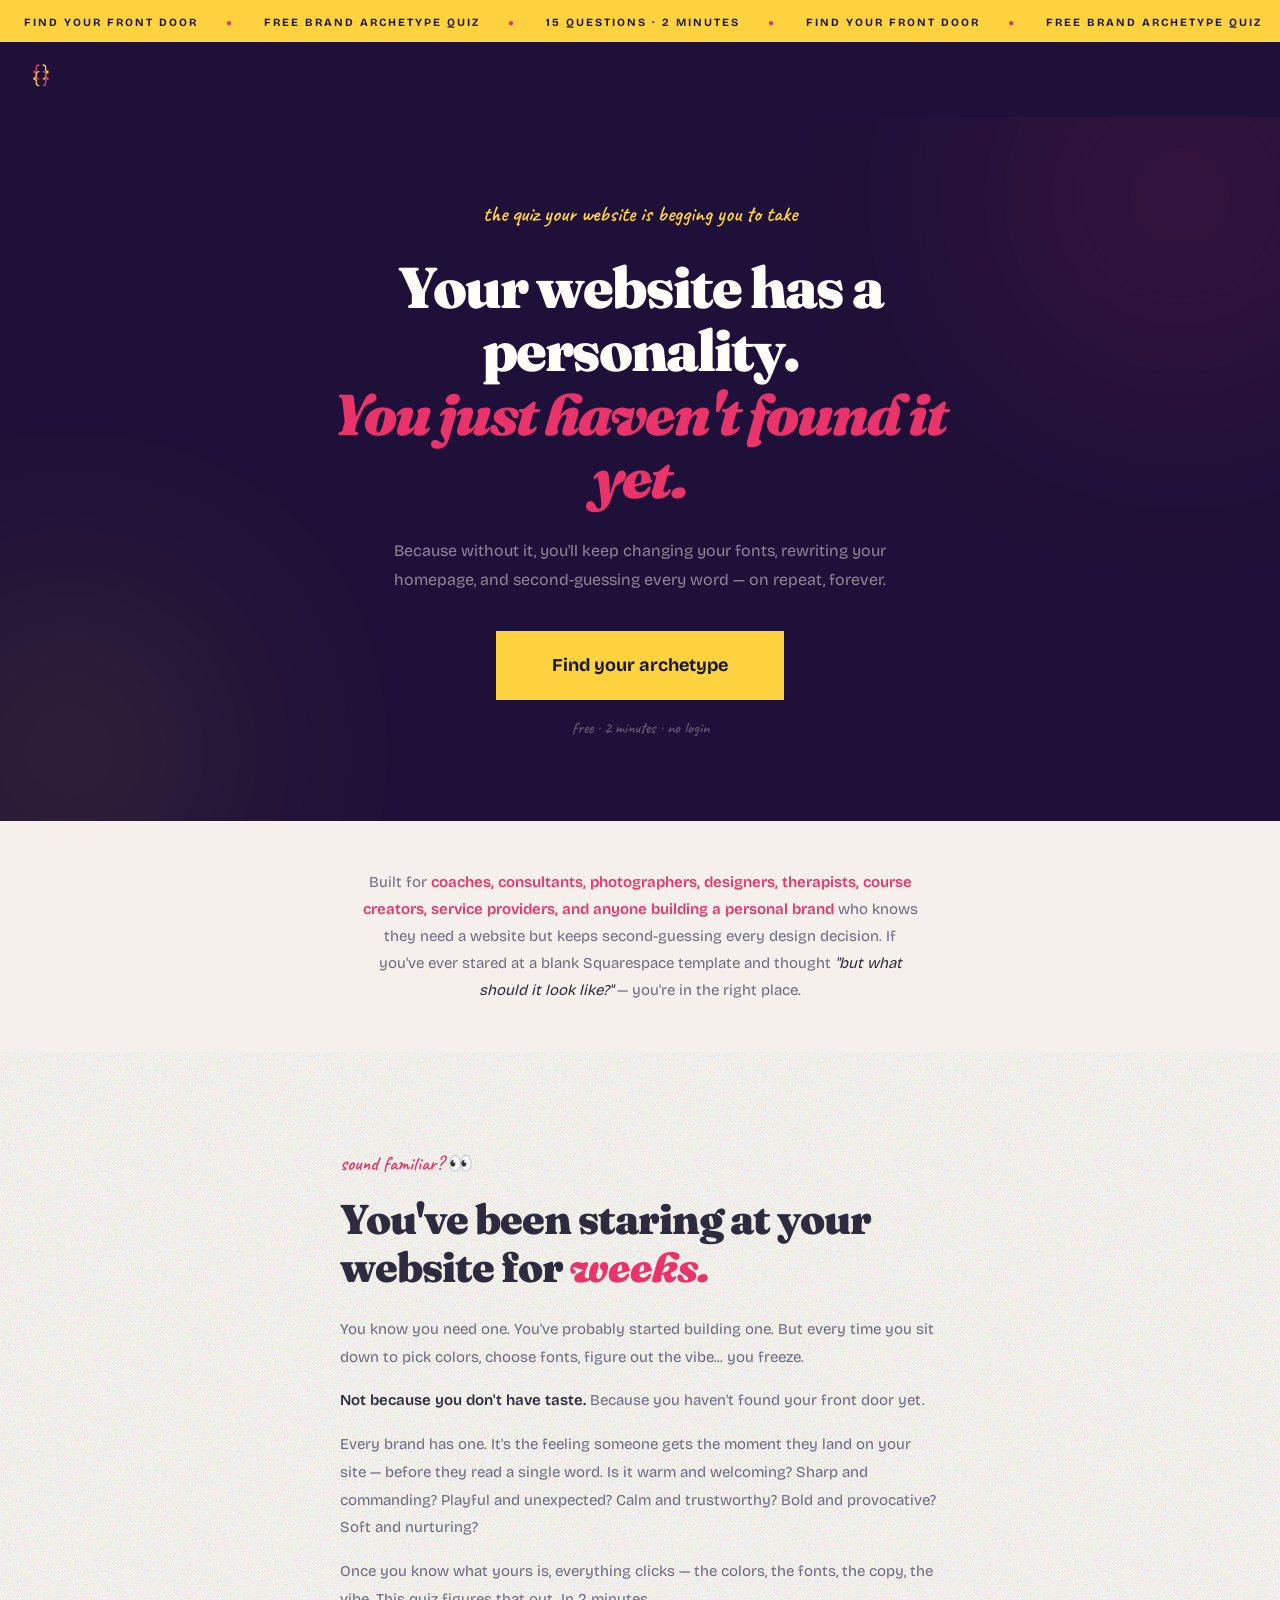
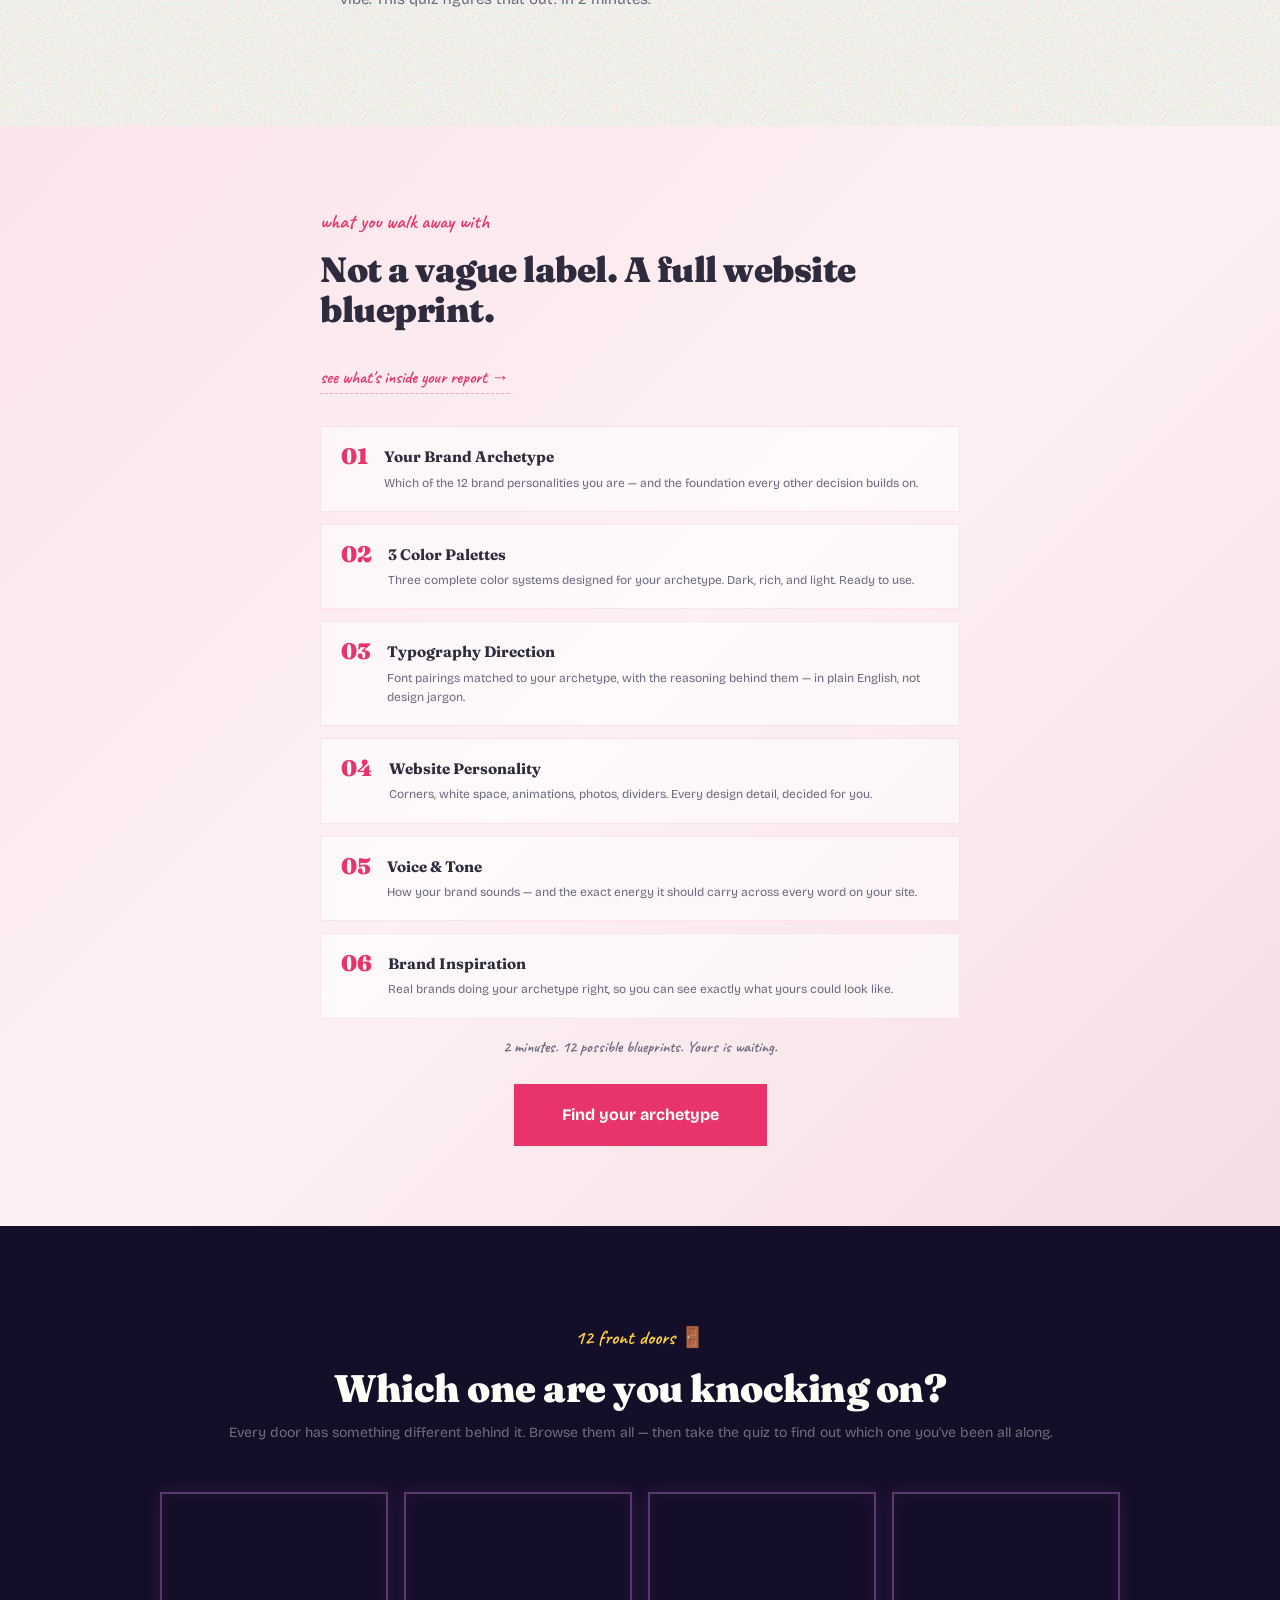
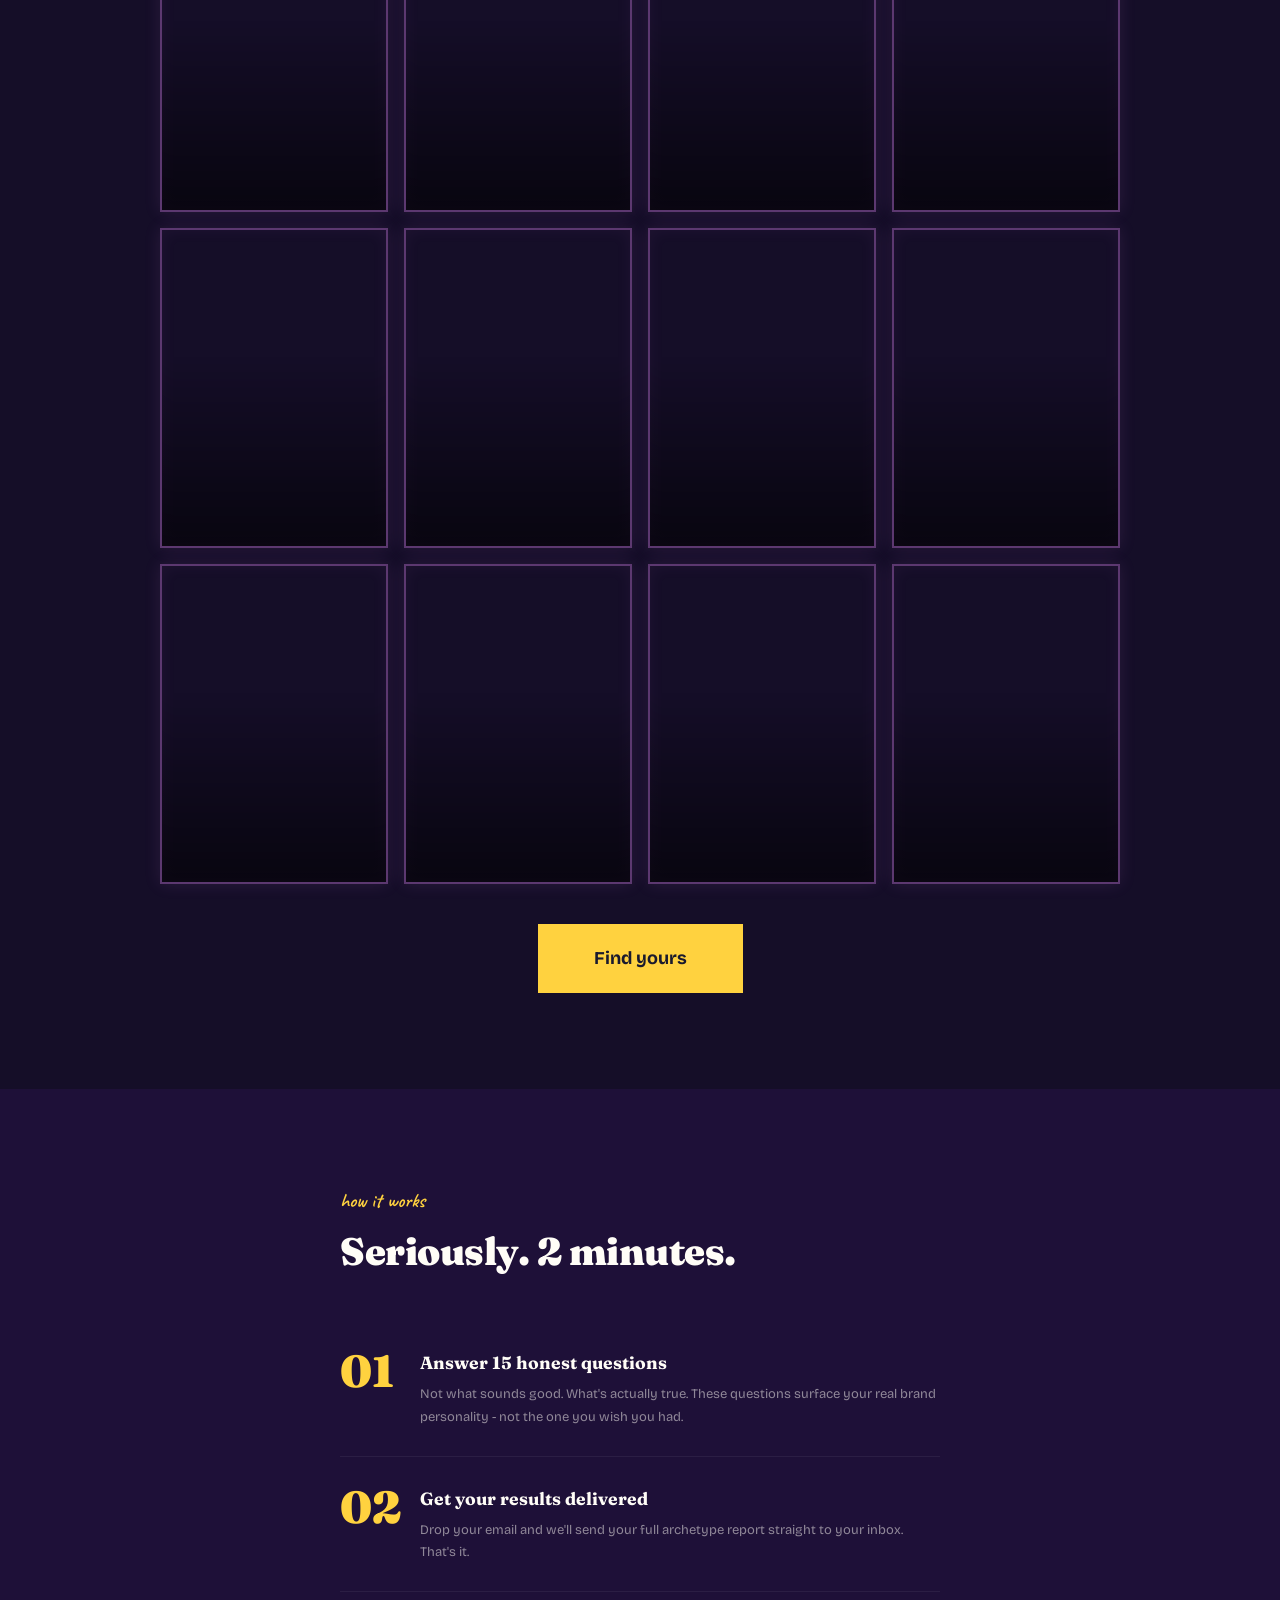
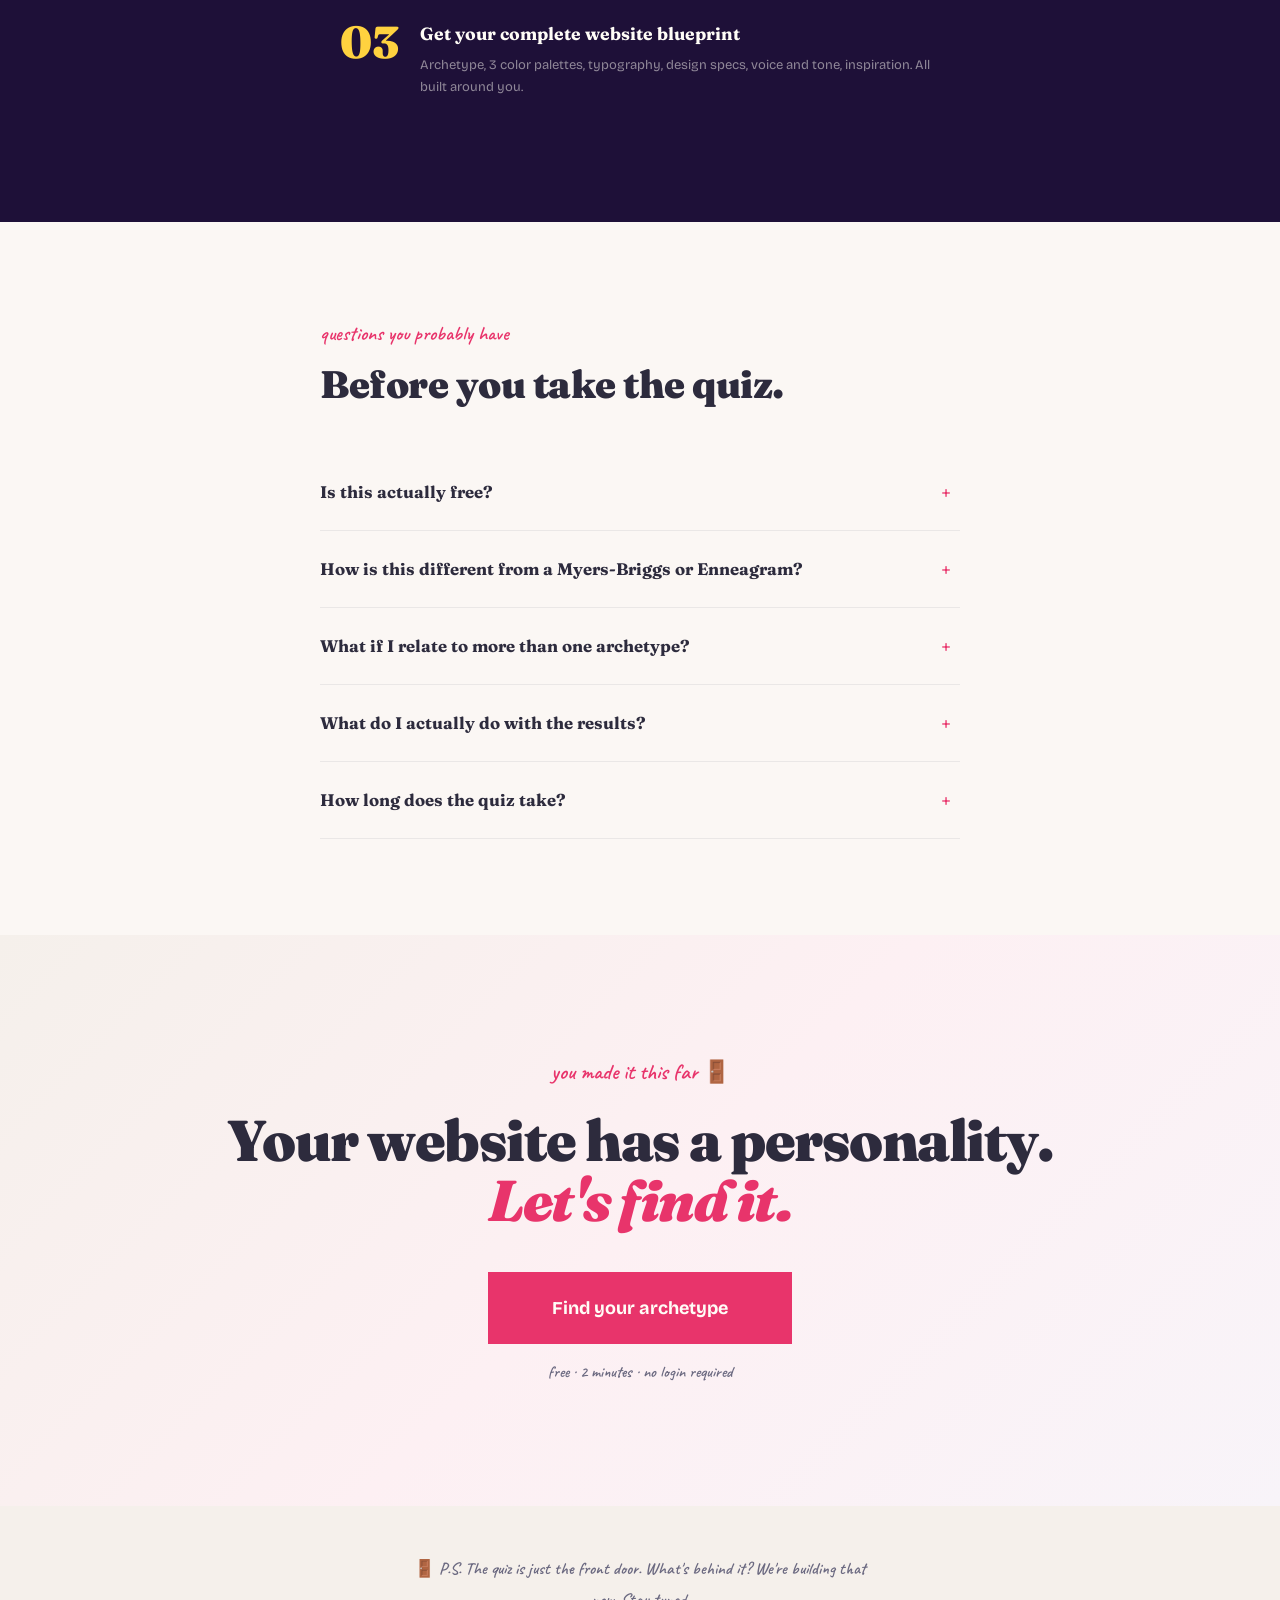
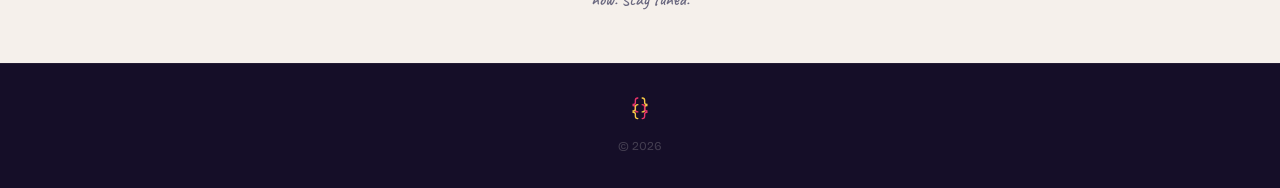
<file: index.html>
<!DOCTYPE html>
<html lang="en">
<head>
  <meta charset="UTF-8">
  <meta name="viewport" content="width=device-width, initial-scale=1.0">
  <title>What's Your Brand Archetype? | Free Brand Archetype Quiz</title>
  <meta name="description" content="Take the free 15-question brand archetype quiz. Discover your design system, color palettes, typography, and website personality in under 2 minutes.">
  <link rel="stylesheet" href="shared.css">
  <style>
    body { background: #1E1038; color: #FFFDF7; font-family: var(--font-sans); overflow-x: hidden; }

    /* Top ticker banner */
    .top-ticker {
      background: #FFD23F; overflow: hidden; white-space: nowrap; padding: 8px 0;
    }
    .top-ticker-inner { display: inline-block; animation: tickerScroll 30s linear infinite; }
    .top-ticker-item {
      display: inline-block; font-family: var(--font-sans); font-weight: 700;
      font-size: 11px; letter-spacing: 2px; text-transform: uppercase;
      color: #1a1a2e; padding: 0 24px;
    }
    .top-ticker-dot { color: #E8346B; padding: 0 4px; font-size: 10px; }
    @keyframes tickerScroll { 0% { transform:translateX(0); } 100% { transform:translateX(-50%); } }

    /* Nav */
    .nav {
      padding: 20px 32px;
      display: flex; align-items: center; justify-content: space-between;
      position: relative; z-index: 10;
    }
    .nav-logo { font-family: var(--font-serif); font-weight: 900; font-size: 22px; color: #FFFDF7; text-decoration: none; }
    .nav-logo span { color: #E8346B; }

    /* Hero — JK split layout */
    .hero {
      padding: 80px 32px 20px;
      position: relative; overflow: hidden;
      background: #1E1038;
    }
    .hero-glow {
      position: absolute; border-radius: 50%; filter: blur(120px); pointer-events: none; opacity: 0.12;
    }
    .hero-split {
      max-width: 680px; margin: 0 auto; position: relative; z-index: 2;
    }
    .hero-text { text-align: center; padding-bottom: 60px; }
    .hero-eyebrow {
      font-family: var(--font-hand); font-size: 22px; font-weight: 600;
      color: #FFD23F; margin-bottom: 24px; display: block;
    }
    .hero-headline {
      font-family: var(--font-serif); font-weight: 900; font-size: clamp(2.4rem, 6vw, 3.6rem);
      color: #FFFDF7; line-height: 1.1; letter-spacing: -2px; margin-bottom: 28px;
    }
    .hero-headline em { font-style: italic; color: #E8346B; }
    .hero-headline .strike {
      text-decoration: line-through;
      text-decoration-color: rgba(255,210,63,0.6);
      text-decoration-thickness: 3px;
      color: rgba(255,253,247,0.5);
    }
    .hero-sub {
      font-size: 16px; color: rgba(255,253,247,0.5); line-height: 1.8;
      max-width: 520px; margin: 0 auto 36px;
    }
    .hero-cta {
      display: inline-block; padding: 20px 56px;
      background: #FFD23F; color: #1a1a2e;
      font-family: var(--font-sans); font-size: 18px; font-weight: 700;
      text-decoration: none; border: none; cursor: pointer;
      transition: all 0.25s cubic-bezier(0.34,1.56,0.64,1);
    }
    .hero-cta:hover { transform: translateY(-4px) rotate(1deg) scale(1.04); box-shadow: 0 16px 40px rgba(255,210,63,0.3); }
    .hero-note { font-family: var(--font-hand); font-size: 16px; font-weight: 600; color: rgba(255,253,247,0.3); margin-top: 16px; }
    .hero-photo {
      position: relative; min-height: 480px;
      background-size: cover; background-position: center;
      background-repeat: no-repeat;
      mask-image: linear-gradient(to left, black 50%, transparent 100%),
                  linear-gradient(to top, transparent 0%, black 15%);
      mask-composite: intersect;
      -webkit-mask-image: linear-gradient(to left, black 50%, transparent 100%),
                          linear-gradient(to top, transparent 0%, black 15%);
      -webkit-mask-composite: source-in;
    }


    /* Who this is for */
    .for-section {
      background: #F5F0EB; padding: 48px 32px; text-align: center;
    }
    .for-text {
      max-width: 560px; margin: 0 auto;
      font-size: 15px; color: #6B6980; line-height: 1.8;
    }
    .for-text strong { color: #E8346B; font-weight: 600; }
    .for-text em { color: #2D2B3D; }

    /* Story section */
    .story-section {
      background: #FFFDF7; padding: 96px 32px;
      position: relative;
    }
    .story-section::before {
      content: ''; position: absolute; inset: 0; opacity: 0.45; pointer-events: none;
      background-image: url("data:image/svg+xml,%3Csvg viewBox='0 0 256 256' xmlns='http://www.w3.org/2000/svg'%3E%3Cfilter id='n'%3E%3CfeTurbulence type='fractalNoise' baseFrequency='0.85' numOctaves='4' stitchTiles='stitch'/%3E%3C/filter%3E%3Crect width='100%25' height='100%25' filter='url(%23n)'/%3E%3C/svg%3E");
      background-size: 200px 200px;
    }
    .story-inner { max-width: 600px; margin: 0 auto; position: relative; }
    .story-eyebrow { font-family: var(--font-hand); font-size: 20px; font-weight: 600; color: #E8346B; margin-bottom: 16px; }
    .story-headline {
      font-family: var(--font-serif); font-weight: 900; font-size: clamp(1.8rem, 5vw, 2.6rem);
      color: #2D2B3D; line-height: 1.15; letter-spacing: -1px; margin-bottom: 24px;
    }
    .story-headline em { font-style: italic; color: #E8346B; }
    .story-text {
      font-size: 15px; color: #6B6980; line-height: 1.85; margin-bottom: 16px;
    }
    .story-text strong { color: #2D2B3D; font-weight: 600; }

    /* What you get + mockup combined */
    .what-section {
      background: linear-gradient(135deg, #F9E4EA 0%, #FDF0F3 50%, #F5DDE4 100%);
      padding: 80px 32px; position: relative;
    }
    .what-inner {
      max-width: 640px; margin: 0 auto;
    }
    .what-eyebrow { font-family: var(--font-hand); font-size: 20px; font-weight: 600; color: #E8346B; margin-bottom: 12px; }
    .what-headline {
      font-family: var(--font-serif); font-weight: 900; font-size: clamp(1.6rem, 4vw, 2.2rem);
      color: #2D2B3D; line-height: 1.15; letter-spacing: -0.5px; margin-bottom: 32px;
    }
    .what-grid { display: flex; flex-direction: column; gap: 12px; }
    .what-card {
      padding: 18px 20px; background: rgba(255,255,255,0.6); border: 1px solid rgba(232,52,107,0.1);
      display: flex; gap: 16px; align-items: flex-start;
    }
    .what-num {
      font-family: var(--font-serif); font-weight: 900; font-size: 1.4rem;
      color: #E8346B; line-height: 1; flex-shrink: 0;
    }
    .what-card-content { flex: 1; }
    .what-title { font-family: var(--font-serif); font-weight: 700; font-size: 0.95rem; color: #2D2B3D; margin-bottom: 4px; }
    .what-desc { font-size: 12px; color: #6B6980; line-height: 1.6; }
    .what-peek-link {
      display: inline-block; font-family: var(--font-hand); font-size: 18px; font-weight: 600;
      color: #E8346B; cursor: pointer; margin-bottom: 32px;
      border-bottom: 1.5px dashed rgba(232,52,107,0.4); padding-bottom: 2px;
      transition: all 0.2s ease;
    }
    .what-peek-link:hover { color: #c42a5a; border-bottom-color: #c42a5a; }
    .what-footer {
      text-align: center; padding-top: 16px;
    }
    /* Modal */
    .mockup-overlay {
      display: none; position: fixed; inset: 0; z-index: 9999;
      background: rgba(30,16,56,0.75); backdrop-filter: blur(6px);
      -webkit-backdrop-filter: blur(6px);
      align-items: center; justify-content: center; padding: 32px;
    }
    .mockup-overlay.open { display: flex; }
    .mockup-modal {
      position: relative; max-width: 780px; width: 100%; max-height: 90vh;
      overflow-y: auto; border-radius: 12px; box-shadow: 0 32px 80px rgba(0,0,0,0.4);
    }
    .mockup-modal-close {
      position: sticky; top: 0; z-index: 2; text-align: right;
      padding: 12px 16px 0;
      background: #1c1917;
    }
    .mockup-modal-close button {
      background: rgba(255,255,255,0.1); border: none; color: #FFFDF7;
      width: 36px; height: 36px; border-radius: 50%; font-size: 18px;
      cursor: pointer; transition: background 0.2s;
    }
    .mockup-modal-close button:hover { background: rgba(255,255,255,0.2); }

    /* Archetypes preview (unused - merged into preview section) */

    /* How it works — dark section to break up the light blocks */
    .how-section { background: #1E1038; padding: 96px 32px; }
    .how-inner { max-width: 600px; margin: 0 auto; }
    .how-eyebrow { font-family: var(--font-hand); font-size: 20px; font-weight: 600; color: #FFD23F; margin-bottom: 12px; }
    .how-headline {
      font-family: var(--font-serif); font-weight: 900; font-size: clamp(1.8rem, 5vw, 2.4rem);
      color: #FFFDF7; line-height: 1.15; letter-spacing: -0.5px; margin-bottom: 48px;
    }
    .how-steps { display: flex; flex-direction: column; gap: 0; }
    .how-step { display: flex; gap: 24px; align-items: flex-start; padding: 28px 0; border-bottom: 1px solid rgba(255,253,247,0.06); }
    .how-step:last-child { border-bottom: none; }
    .how-num {
      font-family: var(--font-serif); font-weight: 900; font-size: 2.8rem;
      color: #FFD23F; line-height: 1; flex-shrink: 0; width: 56px;
    }
    .how-title { font-family: var(--font-serif); font-weight: 700; font-size: 1.1rem; color: #FFFDF7; margin-bottom: 6px; }
    .how-desc { font-size: 13px; color: rgba(255,253,247,0.5); line-height: 1.7; }

    /* Final CTA — warm light section */
    .cta-section {
      background: linear-gradient(135deg, #F5F0EB 0%, #FDF0F3 50%, #F8F4F9 100%);
      padding: 120px 32px; text-align: center; position: relative; overflow: hidden;
    }
    .cta-inner { position: relative; z-index: 2; }
    .cta-eyebrow { font-family: var(--font-hand); font-size: 22px; font-weight: 600; color: #E8346B; margin-bottom: 20px; display: block; }
    .cta-headline {
      font-family: var(--font-serif); font-weight: 900; font-size: clamp(2.2rem, 7vw, 3.6rem);
      color: #2D2B3D; line-height: 1.05; letter-spacing: -1.5px; margin-bottom: 40px;
    }
    .cta-headline em { font-style: italic; color: #E8346B; }
    .cta-btn {
      display: inline-block; padding: 22px 64px;
      background: #E8346B; color: #FFFDF7;
      font-family: var(--font-sans); font-size: 18px; font-weight: 700;
      text-decoration: none; transition: all 0.25s cubic-bezier(0.34,1.56,0.64,1);
    }
    .cta-btn:hover { transform: translateY(-4px) scale(1.04); box-shadow: 0 16px 40px rgba(232,52,107,0.25); }
    .cta-note { font-family: var(--font-hand); font-size: 16px; color: #6B6980; margin-top: 16px; font-weight: 600; }

    /* What's next */
    .next-section {
      background: #F5F0EB; padding: 48px 32px; text-align: center;
    }
    .next-text {
      max-width: 480px; margin: 0 auto;
      font-family: var(--font-hand); font-size: 17px; font-weight: 600;
      color: #6B6980; line-height: 1.8;
    }

    /* Footer */
    .footer { background: #150e28; padding: 32px; text-align: center; border-top: 1px solid rgba(255,253,247,0.06); }
    .footer-logo { font-family: var(--font-serif); font-weight: 900; font-size: 20px; color: #FFFDF7; margin-bottom: 8px; }
    .footer-logo span { color: #E8346B; }
    .footer-text { font-size: 12px; color: rgba(255,253,247,0.2); }

    /* Preview Gallery — door cards with click-to-reveal */
    .preview-section {
      background: #150e28; padding: 96px 32px; position: relative; overflow: hidden;
    }
    .preview-inner { max-width: 960px; margin: 0 auto; text-align: center; }
    .preview-eyebrow { font-family: var(--font-hand); font-size: 20px; font-weight: 600; color: #FFD23F; margin-bottom: 12px; }
    .preview-headline {
      font-family: var(--font-serif); font-weight: 900; font-size: clamp(1.8rem, 5vw, 2.4rem);
      color: #FFFDF7; line-height: 1.15; letter-spacing: -0.5px; margin-bottom: 12px;
    }
    .preview-sub { font-size: 14px; color: rgba(255,253,247,0.4); margin-bottom: 48px; line-height: 1.6; }
    .preview-grid {
      display: grid; grid-template-columns: repeat(4, 1fr); gap: 16px;
    }
    /* Flip card container */
    .door-card {
      perspective: 800px; cursor: pointer; height: 320px;
    }
    .door-card-inner {
      position: relative; width: 100%; height: 100%;
      transition: transform 0.6s cubic-bezier(0.34,1.56,0.64,1);
      transform-style: preserve-3d;
    }
    .door-card.flipped .door-card-inner { transform: rotateY(180deg); }
    .door-card-front, .door-card-back {
      position: absolute; inset: 0; backface-visibility: hidden;
      border: 2px solid rgba(200,120,220,0.4); overflow: hidden;
      box-shadow: 0 0 16px rgba(200,120,220,0.12), inset 0 0 16px rgba(200,120,220,0.06);
    }
    .door-card:hover .door-card-front,
    .door-card:hover .door-card-back {
      border-color: rgba(232,52,107,0.6);
      box-shadow: 0 0 24px rgba(232,52,107,0.2), 0 0 48px rgba(160,80,200,0.12);
    }
    /* Front — door image */
    .door-card-front {
      background-size: cover; background-position: center;
      display: flex; flex-direction: column; justify-content: flex-end;
      padding: 16px;
    }
    .door-card-front::after {
      content: ''; position: absolute; inset: 0;
      background: linear-gradient(180deg, transparent 40%, rgba(0,0,0,0.6) 100%);
      pointer-events: none;
    }
    .door-card-label {
      position: relative; z-index: 2;
      font-family: var(--font-hand); font-size: 14px; font-weight: 600;
      color: rgba(255,255,255,0.7);
    }
    .door-card-knock {
      position: absolute; top: 50%; left: 50%; transform: translate(-50%,-50%);
      z-index: 2; font-size: 11px; font-weight: 700; letter-spacing: 1.5px;
      text-transform: uppercase; color: #FFFDF7;
      background: rgba(0,0,0,0.5); backdrop-filter: blur(4px);
      padding: 8px 16px; opacity: 0;
      transition: opacity 0.3s ease; font-family: var(--font-sans);
    }
    .door-card:hover .door-card-knock { opacity: 1; }
    /* Back — archetype reveal */
    .door-card-back {
      transform: rotateY(180deg);
      display: flex; flex-direction: column;
    }
    .door-card-back-hero {
      flex: 1; display: flex; flex-direction: column;
      justify-content: center; align-items: center; padding: 16px;
    }
    .door-card-back-name {
      font-family: var(--font-serif); font-weight: 900; font-size: 1.3rem;
      color: #fff; line-height: 1.15; letter-spacing: -0.3px; margin-bottom: 4px;
    }
    .door-card-back-sub {
      font-size: 13px; opacity: 0.6; font-family: var(--font-sans); margin-bottom: 8px;
    }
    .door-card-back-tagline {
      font-size: 13px; color: rgba(255,255,255,0.45); font-family: var(--font-sans);
    }
    .door-card-back-body { padding: 10px; }
    .door-card-back-palette {
      display: flex; height: 22px; margin-bottom: 8px; border-radius: 4px; overflow: hidden;
    }
    .door-card-back-swatch { flex: 1; }
    .door-card-back-swatch:first-child { border-radius: 4px 0 0 4px; }
    .door-card-back-swatch:last-child { border-radius: 0 4px 4px 0; }

    /* FAQ Section */
    .faq-section {
      background: #FBF7F4; padding: 96px 32px;
    }
    .faq-inner { max-width: 640px; margin: 0 auto; }
    .faq-eyebrow { font-family: var(--font-hand); font-size: 20px; font-weight: 600; color: #E8346B; margin-bottom: 12px; }
    .faq-headline {
      font-family: var(--font-serif); font-weight: 900; font-size: clamp(1.8rem, 5vw, 2.4rem);
      color: #2D2B3D; line-height: 1.15; letter-spacing: -0.5px; margin-bottom: 48px;
    }
    .faq-item {
      border-bottom: 1px solid rgba(45,43,61,0.08);
    }
    .faq-question {
      display: flex; align-items: center; justify-content: space-between;
      padding: 24px 0; cursor: pointer; gap: 16px;
      background: none; border: none; width: 100%; text-align: left;
      font-family: var(--font-serif); font-weight: 700; font-size: 1.05rem;
      color: #2D2B3D; transition: color 0.2s ease; line-height: 1.4;
    }
    .faq-question:hover { color: #E8346B; }
    .faq-icon {
      width: 28px; height: 28px; flex-shrink: 0;
      display: flex; align-items: center; justify-content: center;
      font-size: 20px; font-weight: 300; color: #E8346B;
      transition: transform 0.3s ease; font-family: var(--font-sans);
    }
    .faq-item.open .faq-icon { transform: rotate(45deg); }
    .faq-answer {
      max-height: 0; overflow: hidden;
      transition: max-height 0.4s cubic-bezier(0.25, 0.46, 0.45, 0.94);
    }
    .faq-answer-inner {
      padding: 0 0 24px;
      font-size: 14px; color: #6B6980; line-height: 1.8;
    }

    /* Report Wireframe Mockup (inside what-section) */
    .report-frame {
      border: 2px solid #2D2B3D; overflow: hidden;
      box-shadow: 0 16px 56px rgba(45,43,61,0.15), 0 2px 8px rgba(45,43,61,0.08);
    }
    .act-block { display: flex; }
    .act-sidebar {
      width: 140px; flex-shrink: 0; padding: 24px 16px;
      display: flex; flex-direction: column; justify-content: flex-start; gap: 6px;
      border-right: 1px solid rgba(255,255,255,0.06);
    }
    .act-sidebar.light-border { border-right-color: rgba(45,43,61,0.08); }
    .act-num { font-size: 9px; font-weight: 700; letter-spacing: 2px; text-transform: uppercase; }
    .act-num.light { color: rgba(255,253,247,0.3); }
    .act-num.muted { color: rgba(45,43,61,0.25); }
    .act-name { font-family: var(--font-serif); font-weight: 900; font-size: 0.9rem; line-height: 1.2; }
    .act-name.light { color: #FFFDF7; }
    .act-name.dark { color: #2D2B3D; }
    .act-tag { font-size: 9px; font-weight: 600; letter-spacing: 0.5px; line-height: 1.4; margin-top: 4px; }
    .act-tag.amber { color: #f59e0b; }
    .act-tag.pink { color: #E8346B; }
    .act-body { flex: 1; padding: 24px 20px; display: flex; flex-direction: column; gap: 14px; }
    .act-row { display: flex; gap: 14px; align-items: flex-start; padding-bottom: 14px; border-bottom: 1px solid rgba(255,255,255,0.05); }
    .act-row:last-child { border-bottom: none; padding-bottom: 0; }
    .act-row.light-border { border-bottom-color: rgba(45,43,61,0.06); }
    .act-row-content { flex: 1; }
    .act-row-title { font-size: 11px; font-weight: 600; margin-bottom: 3px; }
    .act-row-title.light { color: rgba(255,253,247,0.8); }
    .act-row-title.dark { color: #2D2B3D; }
    .act-row-desc { font-size: 10px; line-height: 1.6; }
    .act-row-desc.light { color: rgba(255,253,247,0.35); }
    .act-row-desc.dark { color: rgba(45,43,61,0.45); }
    .you-get {
      font-size: 9px; font-weight: 700; letter-spacing: 0.8px; text-transform: uppercase;
      padding: 2px 7px; display: inline-block; margin-top: 5px;
    }
    .you-get.amber { background: rgba(245,158,11,0.15); color: #92400e; }
    .you-get.pink { background: rgba(232,52,107,0.1); color: #9d174d; }
    .act-img-box {
      width: 48px; height: 64px; flex-shrink: 0;
      background: rgba(255,255,255,0.06); border: 1px dashed rgba(255,255,255,0.12);
      display: flex; align-items: center; justify-content: center;
    }
    .act-img-label { font-size: 7px; letter-spacing: 0.5px; text-transform: uppercase; text-align: center; line-height: 1.5; color: rgba(255,253,247,0.2); }
    .act-palette-strip { display: flex; height: 10px; margin-top: 6px; }
    .act-palette-strip .pal { flex: 1; }
    .act-wire-lines { display: flex; flex-direction: column; gap: 3px; margin-top: 6px; }
    .act-wire-line { height: 6px; border-radius: 2px; }
    .act-wire-line.dark-line { background: rgba(45,43,61,0.08); }
    .w100 { width: 100%; } .w75 { width: 75%; } .w55 { width: 55%; }
    .act-mini-grid { display: grid; grid-template-columns: 1fr 1fr; gap: 4px; margin-top: 6px; }
    .act-mini-box { height: 24px; }
    .act-mini-box.dark { background: rgba(255,255,255,0.05); border: 0.5px solid rgba(255,255,255,0.08); }
    .act-mini-box.light { background: rgba(45,43,61,0.04); border: 0.5px solid rgba(45,43,61,0.08); }
    .act-do-dont { display: flex; gap: 5px; margin-top: 6px; }
    .act-do-box { flex: 1; height: 28px; border-left: 2px solid #4ade80; background: rgba(74,222,128,0.06); }
    .act-dont-box { flex: 1; height: 28px; border-left: 2px solid rgba(220,38,38,0.4); background: rgba(220,38,38,0.04); }
    .act-inspo-strip { display: flex; gap: 4px; margin-top: 6px; }
    .act-inspo-box { flex: 1; height: 34px; background: rgba(45,43,61,0.04); border: 0.5px solid rgba(45,43,61,0.08); }
    .act-prompt-block { margin-top: 6px; padding: 8px 10px; background: rgba(28,25,23,0.06); border-left: 2px solid #f59e0b; }
    .act-prompt-line { height: 5px; background: rgba(28,25,23,0.1); border-radius: 2px; margin-bottom: 3px; }
    .act-divider-label {
      padding: 8px 20px; font-size: 8px; font-weight: 700; letter-spacing: 2px;
      text-transform: uppercase; color: rgba(45,43,61,0.3); background: #f5f3ee;
      border-top: 1px solid rgba(45,43,61,0.06); border-bottom: 1px solid rgba(45,43,61,0.06);
    }
    .mockup-label {
      font-family: var(--font-hand); font-size: 15px; font-weight: 600;
      color: #6B6980; margin-top: 16px; text-align: center;
    }
    .what-note {
      font-family: var(--font-hand); font-size: 16px; font-weight: 600;
      color: #6B6980; margin-bottom: 24px;
    }
    .what-cta {
      display: inline-block; padding: 18px 48px;
      background: #E8346B; color: #FFFDF7;
      font-family: var(--font-sans); font-size: 16px; font-weight: 700;
      text-decoration: none; border: none; cursor: pointer;
      transition: all 0.25s cubic-bezier(0.34,1.56,0.64,1);
    }
    .what-cta:hover {
      transform: translateY(-4px) scale(1.04);
      box-shadow: 0 12px 32px rgba(232,52,107,0.25);
    }

    @media (max-width: 600px) {
      .mockup-modal { max-width: 100%; }
      .hero { padding: 48px 24px 0; }
      .hero-text { padding-bottom: 40px; }
      .how-step { gap: 16px; }
      .how-num { font-size: 2.2rem; width: 44px; }
      .preview-grid { grid-template-columns: repeat(2, 1fr); }
      .door-card { height: 260px; }
      .stats-grid { grid-template-columns: 1fr; gap: 16px; }
      .stat-card { padding: 24px 20px; }
      .act-sidebar { width: 100px; padding: 16px 12px; }
      .act-name { font-size: 0.8rem; }
      .act-body { padding: 16px 14px; }
    }
    @media (max-width: 400px) {
    }
  </style>
</head>
<body>

  <!-- Top ticker banner -->
  <div class="top-ticker">
    <div class="top-ticker-inner">
      <span class="top-ticker-item">Find your front door</span><span class="top-ticker-dot">●</span>
      <span class="top-ticker-item">Free brand archetype quiz</span><span class="top-ticker-dot">●</span>
      <span class="top-ticker-item">15 questions · 2 minutes</span><span class="top-ticker-dot">●</span>
      <span class="top-ticker-item">Find your front door</span><span class="top-ticker-dot">●</span>
      <span class="top-ticker-item">Free brand archetype quiz</span><span class="top-ticker-dot">●</span>
      <span class="top-ticker-item">15 questions · 2 minutes</span><span class="top-ticker-dot">●</span>
      <span class="top-ticker-item">Find your front door</span><span class="top-ticker-dot">●</span>
      <span class="top-ticker-item">Free brand archetype quiz</span><span class="top-ticker-dot">●</span>
      <span class="top-ticker-item">15 questions · 2 minutes</span><span class="top-ticker-dot">●</span>
      <span class="top-ticker-item">Find your front door</span><span class="top-ticker-dot">●</span>
      <span class="top-ticker-item">Free brand archetype quiz</span><span class="top-ticker-dot">●</span>
      <span class="top-ticker-item">15 questions · 2 minutes</span><span class="top-ticker-dot">●</span>
    </div>
  </div>

  <nav class="nav">
    <a href="index.html" class="nav-logo"><img src="logo.svg" alt="Brand Archetype Quiz" style="height:24px;"></a>
  </nav>

  <!-- Hero -->
  <section class="hero">
    <div class="hero-glow" style="width:400px;height:400px;background:#E8346B;top:-120px;right:-100px;"></div>
    <div class="hero-glow" style="width:300px;height:300px;background:#FFD23F;bottom:-80px;left:-80px;"></div>
    <div class="hero-split">
      <div class="hero-text">
        <span class="hero-eyebrow">the quiz your website is begging you to take</span>
        <h1 class="hero-headline">Your website has a personality.<br><em>You just haven't found it yet.</em></h1>
        <p class="hero-sub">Because without it, you'll keep changing your fonts, rewriting your homepage, and second-guessing every word — on repeat, forever.</p>
        <a href="quiz.html" class="hero-cta">Find your archetype</a>
        <p class="hero-note">free · 2 minutes · no login</p>
      </div>
    </div>
  </section>

  <!-- Who this is for -->
  <section class="for-section">
    <p class="for-text">Built for <strong>coaches, consultants, photographers, designers, therapists, course creators, service providers, and anyone building a personal brand</strong> who knows they need a website but keeps second-guessing every design decision. If you've ever stared at a blank Squarespace template and thought <em>"but what should it look like?"</em> — you're in the right place.</p>
  </section>

  <!-- Story -->
  <section class="story-section">
    <div class="story-inner">
      <p class="story-eyebrow">sound familiar? 👀</p>
      <h2 class="story-headline">You've been staring at your website for <em>weeks.</em></h2>
      <p class="story-text">You know you need one. You've probably started building one. But every time you sit down to pick colors, choose fonts, figure out the vibe... you freeze.</p>
      <p class="story-text"><strong>Not because you don't have taste.</strong> Because you haven't found your front door yet.</p>
      <p class="story-text">Every brand has one. It's the feeling someone gets the moment they land on your site — before they read a single word. Is it warm and welcoming? Sharp and commanding? Playful and unexpected? Calm and trustworthy? Bold and provocative? Soft and nurturing?</p>
      <p class="story-text">Once you know what yours is, everything clicks — the colors, the fonts, the copy, the vibe. This quiz figures that out. In 2 minutes.</p>
    </div>
  </section>

  <!-- What you get + Report Mockup -->
  <section class="what-section">
    <div class="what-inner">
      <div class="what-text">
        <p class="what-eyebrow">what you walk away with</p>
        <h2 class="what-headline">Not a vague label. A full website blueprint.</h2>
        <span class="what-peek-link" onclick="document.getElementById('mockupOverlay').classList.add('open')">see what's inside your report →</span>
        <div class="what-grid">
          <div class="what-card">
            <div class="what-num">01</div>
            <div class="what-card-content">
              <div class="what-title">Your Brand Archetype</div>
              <div class="what-desc">Which of the 12 brand personalities you are — and the foundation every other decision builds on.</div>
            </div>
          </div>
          <div class="what-card">
            <div class="what-num">02</div>
            <div class="what-card-content">
              <div class="what-title">3 Color Palettes</div>
              <div class="what-desc">Three complete color systems designed for your archetype. Dark, rich, and light. Ready to use.</div>
            </div>
          </div>
          <div class="what-card">
            <div class="what-num">03</div>
            <div class="what-card-content">
              <div class="what-title">Typography Direction</div>
              <div class="what-desc">Font pairings matched to your archetype, with the reasoning behind them — in plain English, not design jargon.</div>
            </div>
          </div>
          <div class="what-card">
            <div class="what-num">04</div>
            <div class="what-card-content">
              <div class="what-title">Website Personality</div>
              <div class="what-desc">Corners, white space, animations, photos, dividers. Every design detail, decided for you.</div>
            </div>
          </div>
          <div class="what-card">
            <div class="what-num">05</div>
            <div class="what-card-content">
              <div class="what-title">Voice & Tone</div>
              <div class="what-desc">How your brand sounds — and the exact energy it should carry across every word on your site.</div>
            </div>
          </div>
          <div class="what-card">
            <div class="what-num">06</div>
            <div class="what-card-content">
              <div class="what-title">Brand Inspiration</div>
              <div class="what-desc">Real brands doing your archetype right, so you can see exactly what yours could look like.</div>
            </div>
          </div>
        </div>
      </div>
      <div class="what-footer">
        <p class="what-note">2 minutes. 12 possible blueprints. Yours is waiting.</p>
        <a href="quiz.html" class="what-cta">Find your archetype</a>
      </div>
    </div>
  </section>

  <!-- Archetypes Preview — Door Cards -->
  <section class="preview-section">
    <div class="preview-inner">
      <p class="preview-eyebrow">12 front doors 🚪</p>
      <h2 class="preview-headline">Which one are you knocking on?</h2>
      <p class="preview-sub">Every door has something different behind it. Browse them all — then take the quiz to find out which one you've been all along.</p>
      <div class="preview-grid" id="previewGrid">
      </div>
      <div style="margin-top: 40px;">
        <a href="quiz.html" class="hero-cta">Find yours</a>
      </div>
    </div>
  </section>

  <!-- How it works -->
  <section class="how-section">
    <div class="how-inner">
      <p class="how-eyebrow">how it works</p>
      <h2 class="how-headline">Seriously. 2 minutes.</h2>
      <div class="how-steps">
        <div class="how-step">
          <div class="how-num">01</div>
          <div class="how-content">
            <div class="how-title">Answer 15 honest questions</div>
            <div class="how-desc">Not what sounds good. What's actually true. These questions surface your real brand personality - not the one you wish you had.</div>
          </div>
        </div>
        <div class="how-step">
          <div class="how-num">02</div>
          <div class="how-content">
            <div class="how-title">Get your results delivered</div>
            <div class="how-desc">Drop your email and we'll send your full archetype report straight to your inbox. That's it.</div>
          </div>
        </div>
        <div class="how-step">
          <div class="how-num">03</div>
          <div class="how-content">
            <div class="how-title">Get your complete website blueprint</div>
            <div class="how-desc">Archetype, 3 color palettes, typography, design specs, voice and tone, inspiration. All built around you.</div>
          </div>
        </div>
      </div>
    </div>
  </section>

  <!-- FAQ -->
  <section class="faq-section">
    <div class="faq-inner">
      <p class="faq-eyebrow">questions you probably have</p>
      <h2 class="faq-headline">Before you take the quiz.</h2>
      <div class="faq-list">
        <div class="faq-item">
          <button class="faq-question"><span>Is this actually free?</span><span class="faq-icon">+</span></button>
          <div class="faq-answer"><div class="faq-answer-inner">Yes. No credit card, no trial. Just your email so we can send your results.</div></div>
        </div>
        <div class="faq-item">
          <button class="faq-question"><span>How is this different from a Myers-Briggs or Enneagram?</span><span class="faq-icon">+</span></button>
          <div class="faq-answer"><div class="faq-answer-inner">Those tell you about yourself as a person. This tells you what your brand's front door should feel like - and gives you the exact design decisions to build it.</div></div>
        </div>
        <div class="faq-item">
          <button class="faq-question"><span>What if I relate to more than one archetype?</span><span class="faq-icon">+</span></button>
          <div class="faq-answer"><div class="faq-answer-inner">That's normal. The quiz identifies your dominant archetype and builds your entire blueprint around that.</div></div>
        </div>
        <div class="faq-item">
          <button class="faq-question"><span>What do I actually do with the results?</span><span class="faq-icon">+</span></button>
          <div class="faq-answer"><div class="faq-answer-inner">Use them to build your site - bring them to a designer, plug them into Squarespace, Showit, or Framer, or hand them to anyone helping you build your brand. Everything you need is in the report.</div></div>
        </div>
        <div class="faq-item">
          <button class="faq-question"><span>How long does the quiz take?</span><span class="faq-icon">+</span></button>
          <div class="faq-answer"><div class="faq-answer-inner">Under 2 minutes. 15 questions, no overthinking required.</div></div>
        </div>
      </div>
    </div>
  </section>

  <!-- Final CTA -->
  <section class="cta-section">
    <div class="cta-inner">
      <span class="cta-eyebrow">you made it this far 🚪</span>
      <h2 class="cta-headline">Your website has a personality.<br><em>Let's find it.</em></h2>
      <a href="quiz.html" class="cta-btn">Find your archetype</a>
      <p class="cta-note">free · 2 minutes · no login required</p>
    </div>
  </section>

  <!-- What's next -->
  <section class="next-section">
    <p class="next-text">🚪 P.S. The quiz is just the front door. What's behind it? We're building that now. Stay tuned.</p>
  </section>

  <!-- Footer -->
  <footer class="footer">
    <div class="footer-logo"><img src="logo.svg" alt="Brand Archetype Quiz" style="height:24px;"></div>
    <p class="footer-text">&copy; 2026</p>
  </footer>

<script>
// Preview Gallery Cards
(function() {
  // Door image base URL — update these as you get real door photos
  var doorBase = 'http://priscillazaehringer.com/wp-content/uploads/2026/03/';
  var archetypes = [
    { name: 'The Lab', sub: '(The Magician)', slug: 'magician', tagline: 'Transformation & mystery', bg: '#1a0a2e', accent: '#7c3aed', colors: ['#1a0a2e','#7c3aed','#c084fc','#fbbf24','#fef3c7'], door: 'http://priscillazaehringer.com/wp-content/uploads/2026/03/tanya-barrow-94uJfF3BC7o-unsplash-scaled.jpg' },
    { name: 'The Spa', sub: '(The Caregiver)', slug: 'caregiver', tagline: 'Safety & nurturing', bg: '#1c0614', accent: '#f9a8d4', colors: ['#9d174d','#f472b6','#f9a8d4','#fdf2f8','#fce7f3'], door: 'http://priscillazaehringer.com/wp-content/uploads/2026/03/leeann-cline-GEmrQEsSGWU-unsplash-scaled.jpg' },
    { name: 'The Coffee Shop', sub: '(The Rebel)', slug: 'rebel', tagline: 'Disruption & provocation', bg: '#1a0a0a', accent: '#dc2626', colors: ['#7f1d1d','#dc2626','#f97316','#fff7ed','#fef2f2'], door: 'http://priscillazaehringer.com/wp-content/uploads/2026/03/oleg-lukin-Kbp9e9-FKIw-unsplash-scaled.jpg' },
    { name: 'The Professor\'s Office', sub: '(The Sage)', slug: 'sage', tagline: 'Knowledge & clarity', bg: '#0f2027', accent: '#0891b2', colors: ['#155e75','#0891b2','#67e8f9','#e0f2fe','#f0f9ff'], door: doorBase + 'freepik__if-i-were-a-front-door-id-be-a-dark-walnut-door-wi__77130.png' },
    { name: 'The War Room', sub: '(The Hero)', slug: 'hero', tagline: 'Results & resilience', bg: '#1c1917', accent: '#f59e0b', colors: ['#78350f','#b45309','#f59e0b','#fef3c7','#fffbeb'], door: 'http://priscillazaehringer.com/wp-content/uploads/2026/03/daniel-b-ramos-am701iSXF8U-unsplash-scaled.jpg' },
    { name: 'The Boudoir', sub: '(The Lover)', slug: 'lover', tagline: 'Beauty & connection', bg: '#1c0a14', accent: '#be185d', colors: ['#7c2d52','#be185d','#e879a8','#fdf2f8','#fef9ef'], door: 'http://priscillazaehringer.com/wp-content/uploads/2026/03/sergey-leont-ev-HCOEKP90YLw-unsplash-scaled.jpg' },
    { name: 'The Gallery', sub: '(The Creator)', slug: 'creator', tagline: 'Originality & expression', bg: '#1a0533', accent: '#f97316', colors: ['#e11d48','#f97316','#facc15','#fef9c3','#fff7ed'], door: doorBase + 'freepik__if-i-were-a-front-door-id-be-a-tall-matte-black-do__77131.png' },
    { name: 'The Farmer\'s Market', sub: '(The Explorer)', slug: 'explorer', tagline: 'Independence & discovery', bg: '#1c1207', accent: '#65a30d', colors: ['#3f6212','#65a30d','#a3e635','#f7fee7','#ecfccb'], door: 'http://priscillazaehringer.com/wp-content/uploads/2026/03/freepik__if-i-were-a-front-door-id-be-a-worn-dutch-door-the__77132.png' },
    { name: 'The Boardroom', sub: '(The Ruler)', slug: 'ruler', tagline: 'Precision & authority', bg: '#0a0a14', accent: '#64748b', colors: ['#1e293b','#475569','#94a3b8','#f1f5f9','#e2e8f0'], door: 'http://priscillazaehringer.com/wp-content/uploads/2026/03/kate-andress-f25fuuVvagg-unsplash-scaled.jpg' },
    { name: 'The Garden', sub: '(The Innocent)', slug: 'innocent', tagline: 'Simplicity & optimism', bg: '#0a1a0a', accent: '#4ade80', colors: ['#166534','#22c55e','#86efac','#f0fdf4','#dcfce7'], door: doorBase + 'freepik__if-i-were-a-front-door-id-be-a-white-painted-woode__77129.png' },
    { name: 'The Party', sub: '(The Jester)', slug: 'jester', tagline: 'Joy & wit', bg: '#0c0a09', accent: '#fbbf24', colors: ['#a855f7','#ec4899','#fbbf24','#fef9c3','#fffbeb'], door: 'http://priscillazaehringer.com/wp-content/uploads/2026/03/the-blowup-dcVAVVk4NJk-unsplash-scaled.jpg' },
    { name: 'The Living Room', sub: '(The Everyman)', slug: 'everyperson', tagline: 'Relatability & trust', bg: '#1a1a2e', accent: '#60a5fa', colors: ['#1e3a5f','#3b82f6','#93c5fd','#eff6ff','#dbeafe'], door: 'http://priscillazaehringer.com/wp-content/uploads/2026/03/kate-andress-lUy3dq-MtG4-unsplash-scaled.jpg' }
  ];

  var grid = document.getElementById('previewGrid');
  archetypes.forEach(function(a) {
    var card = document.createElement('div');
    card.className = 'door-card';
    // Door front — image or colored fallback
    var frontStyle = a.door
      ? 'background-image:url(\'' + a.door + '\');'
      : 'background:' + a.bg + ';';
    var swatches = a.colors.map(function(c) {
      return '<div class="door-card-back-swatch" style="background:' + c + ';"></div>';
    }).join('');
    card.innerHTML =
      '<div class="door-card-inner">' +
        '<div class="door-card-front" style="' + frontStyle + '">' +
          '<span class="door-card-knock">knock knock 🚪</span>' +
          (a.door ? '' : '<span class="door-card-label" style="color:' + a.accent + ';">🚪 ' + a.name + '</span>') +
        '</div>' +
        '<div class="door-card-back" style="background:' + a.bg + ';">' +
          '<div class="door-card-back-hero">' +
            '<div class="door-card-back-name" style="color:' + a.accent + ';">' + a.name + '</div>' +
            '<div class="door-card-back-sub" style="color:' + a.accent + ';">' + a.sub + '</div>' +
            '<div class="door-card-back-tagline">' + a.tagline + '</div>' +
          '</div>' +
          '<div class="door-card-back-body">' +
            '<div class="door-card-back-palette">' + swatches + '</div>' +
          '</div>' +
        '</div>' +
      '</div>';
    card.addEventListener('click', function() { card.classList.toggle('flipped'); });
    grid.appendChild(card);
  });
})();

// FAQ Accordion
(function() {
  var items = document.querySelectorAll('.faq-item');
  items.forEach(function(item) {
    var btn = item.querySelector('.faq-question');
    var answer = item.querySelector('.faq-answer');
    btn.addEventListener('click', function() {
      var isOpen = item.classList.contains('open');
      // Close all
      items.forEach(function(it) {
        it.classList.remove('open');
        it.querySelector('.faq-answer').style.maxHeight = '0';
      });
      // Open clicked if it was closed
      if (!isOpen) {
        item.classList.add('open');
        answer.style.maxHeight = answer.scrollHeight + 'px';
      }
    });
  });
})();
</script>

<!-- Report Wireframe Modal -->
<div class="mockup-overlay" id="mockupOverlay" onclick="if(event.target===this)this.classList.remove('open')">
  <div class="mockup-modal">
    <div class="mockup-modal-close"><button onclick="document.getElementById('mockupOverlay').classList.remove('open')">&times;</button></div>
    <div class="report-frame">
      <!-- ACT 01 -->
      <div class="act-block" style="background:#1c1917;">
        <div class="act-sidebar">
          <div class="act-num light">Act 01</div>
          <div class="act-name light">Your door.<br>Your hero.</div>
          <div class="act-tag amber">This stops the scroll.</div>
        </div>
        <div class="act-body">
          <div class="act-row">
            <div class="act-row-content">
              <div class="act-row-title light">Your front door image</div>
              <div class="act-row-desc light">A photographic image of your specific door - the visual that represents your brand's first impression before a single word is read.</div>
              <span class="you-get amber">Your door image</span>
            </div>
            <div class="act-img-box"><span class="act-img-label">door<br>photo</span></div>
          </div>
          <div class="act-row">
            <div class="act-row-content">
              <div class="act-row-title light">What your hero section needs to do</div>
              <div class="act-row-desc light">The visual direction, headline energy, the one detail that makes someone stop, and the CTA that gets them to knock.</div>
              <span class="you-get amber">Hero section direction</span>
              <div class="act-mini-grid">
                <div class="act-mini-box dark"></div>
                <div class="act-mini-box dark"></div>
                <div class="act-mini-box dark"></div>
                <div class="act-mini-box dark"></div>
              </div>
            </div>
          </div>
        </div>
      </div>
      <!-- Divider -->
      <div class="act-divider-label">Act 02 &nbsp;·&nbsp; They knocked. They're in. Now your brand does the rest.</div>
      <!-- ACT 02 -->
      <div class="act-block" style="background:#FFFDF7;">
        <div class="act-sidebar light-border">
          <div class="act-num muted">Act 02</div>
          <div class="act-name dark">Your full blueprint.</div>
          <div class="act-tag pink">Everything they see inside.</div>
        </div>
        <div class="act-body">
          <div class="act-row light-border">
            <div class="act-row-content">
              <div class="act-row-title dark">3 color palettes</div>
              <div class="act-row-desc dark">Dark, rich, and light - three complete systems built around your archetype.</div>
              <span class="you-get pink">3 complete color systems</span>
              <div class="act-palette-strip">
                <div class="pal" style="background:#1c1917;"></div>
                <div class="pal" style="background:#92400e;"></div>
                <div class="pal" style="background:#f59e0b;"></div>
                <div class="pal" style="background:#fef3c7;"></div>
                <div class="pal" style="background:#fffbeb;"></div>
              </div>
            </div>
          </div>
          <div class="act-row light-border">
            <div class="act-row-content">
              <div class="act-row-title dark">Typography direction</div>
              <div class="act-row-desc dark">What your fonts should feel like and why - in plain English, not design jargon.</div>
              <span class="you-get pink">Headline + body direction</span>
              <div class="act-wire-lines">
                <div class="act-wire-line dark-line w100" style="height:10px;"></div>
                <div class="act-wire-line dark-line w75"></div>
                <div class="act-wire-line dark-line w55"></div>
              </div>
            </div>
          </div>
          <div class="act-row light-border">
            <div class="act-row-content">
              <div class="act-row-title dark">Voice and tone</div>
              <div class="act-row-desc dark">How your brand sounds. Real do this / not this examples so it's never a guess.</div>
              <span class="you-get pink">Do this / not this examples</span>
              <div class="act-do-dont">
                <div class="act-do-box"></div>
                <div class="act-dont-box"></div>
              </div>
            </div>
          </div>
          <div class="act-row light-border">
            <div class="act-row-content">
              <div class="act-row-title dark">Website design specs</div>
              <div class="act-row-desc dark">Corners, white space, animation, section flow, photography. Every visual decision made for you.</div>
              <span class="you-get pink">Full visual direction</span>
              <div class="act-mini-grid">
                <div class="act-mini-box light"></div>
                <div class="act-mini-box light"></div>
                <div class="act-mini-box light"></div>
                <div class="act-mini-box light"></div>
              </div>
            </div>
          </div>
          <div class="act-row">
            <div class="act-row-content">
              <div class="act-row-title dark">Brands doing it right</div>
              <div class="act-row-desc dark">4 real brands living your archetype so you can see exactly what yours could look like.</div>
              <span class="you-get pink">4 real brand examples</span>
              <div class="act-inspo-strip">
                <div class="act-inspo-box"></div>
                <div class="act-inspo-box"></div>
                <div class="act-inspo-box"></div>
                <div class="act-inspo-box"></div>
              </div>
            </div>
          </div>
        </div>
      </div>
      <!-- ACT 03 -->
      <div class="act-block" style="background:#f59e0b;">
        <div class="act-sidebar" style="border-right:1px solid rgba(28,25,23,0.08);">
          <div class="act-num" style="color:rgba(28,25,23,0.3);">Act 03</div>
          <div class="act-name" style="color:#1c1917;">Take this<br>with you.</div>
          <div class="act-tag" style="color:rgba(28,25,23,0.5);">Lives outside the quiz.</div>
        </div>
        <div class="act-body">
          <div class="act-row" style="border-bottom:none;">
            <div class="act-row-content">
              <div class="act-row-title" style="color:#1c1917;">Your brand prompt</div>
              <div class="act-row-desc" style="color:rgba(28,25,23,0.5);">One paragraph. Paste before any AI prompt and every output becomes instantly on-brand. Your creative brief for everything.</div>
              <span class="you-get" style="background:rgba(28,25,23,0.1);color:#78350f;">Copy-ready AI context block</span>
              <div class="act-prompt-block">
                <div class="act-prompt-line w100"></div>
                <div class="act-prompt-line w75"></div>
                <div class="act-prompt-line w55"></div>
              </div>
            </div>
          </div>
        </div>
      </div>
    </div>
    <p style="font-family:var(--font-hand);font-size:15px;font-weight:600;color:rgba(255,253,247,0.5);text-align:center;padding:20px 0;">every archetype gets a different one</p>
  </div>
</div>
</body>
</html>
</file>
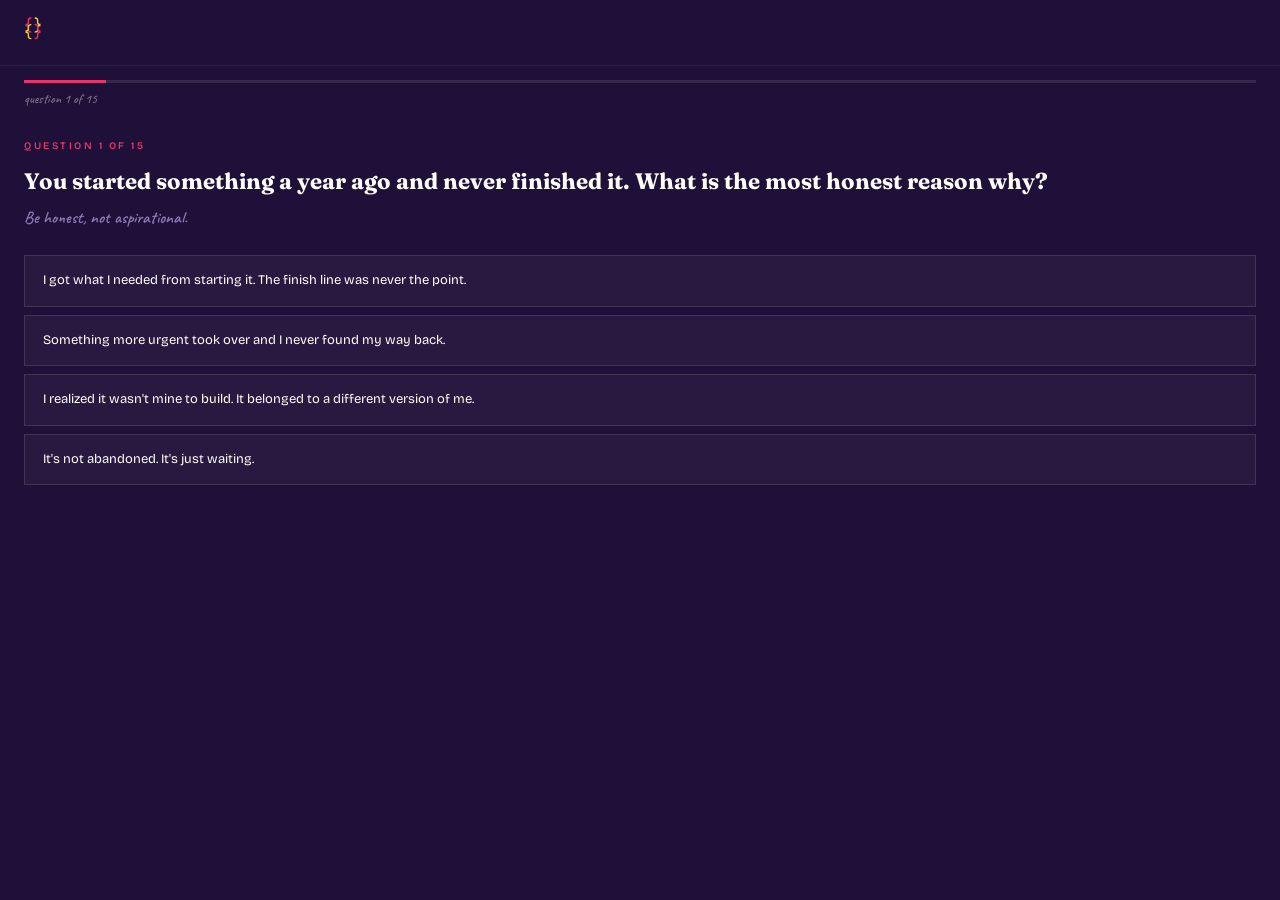
<file: quiz.html>
<!DOCTYPE html>
<html lang="en">
<head>
  <meta charset="UTF-8">
  <meta name="viewport" content="width=device-width, initial-scale=1.0">
  <title>What's Your Brand Archetype? | Brand Archetype Quiz</title>
  <meta name="description" content="Take the free brand archetype quiz and discover your design system, color palettes, and website personality in minutes.">
  <link rel="stylesheet" href="shared.css">
  <style>
    body { background: #1E1038; min-height: 100vh; }

    /* Progress */
    .prog-wrap { padding: 14px 24px 0; }
    .prog-track { height: 3px; background: rgba(255,253,247,0.1); overflow: visible; position: relative; }
    .prog-fill { height: 100%; background: #E8346B; transition: width 0.5s cubic-bezier(0.34,1.56,0.64,1); position: relative; }

    /* Progress sparkle particles */
    .prog-sparkle {
      position: absolute; right: -2px; top: 50%;
      width: 0; height: 0; pointer-events: none;
    }
    .prog-sparkle .spark {
      position: absolute; width: 3px; height: 3px; border-radius: 50%;
      background: #E8346B; opacity: 0;
    }
    .prog-sparkle.burst .spark {
      animation: sparkBurst 0.55s cubic-bezier(0.22,1,0.36,1) forwards;
    }
    .prog-sparkle .spark:nth-child(1) { --sx: -6px; --sy: -12px; animation-delay: 0s; background: #FFD23F; }
    .prog-sparkle .spark:nth-child(2) { --sx: 8px; --sy: -10px; animation-delay: 0.03s; background: #E8346B; }
    .prog-sparkle .spark:nth-child(3) { --sx: -3px; --sy: -16px; animation-delay: 0.06s; background: #C4B5FD; }
    .prog-sparkle .spark:nth-child(4) { --sx: 5px; --sy: -8px; animation-delay: 0.02s; background: #FFD23F; }
    .prog-sparkle .spark:nth-child(5) { --sx: -8px; --sy: -6px; animation-delay: 0.05s; background: #E8346B; width: 2px; height: 2px; }
    .prog-sparkle .spark:nth-child(6) { --sx: 3px; --sy: -14px; animation-delay: 0.04s; background: #C4B5FD; width: 2px; height: 2px; }
    @keyframes sparkBurst {
      0% { opacity: 1; transform: translate(0, 0) scale(1); }
      100% { opacity: 0; transform: translate(var(--sx), var(--sy)) scale(0); }
    }
    .prog-label { font-family: var(--font-hand); font-size: 13px; color: rgba(255,253,247,0.4); margin-top: 6px; font-weight: 600; }

    /* Screens */
    .screen { display: none; padding: 28px 24px 40px; animation: slideInRight 0.45s cubic-bezier(0.22,1,0.36,1) forwards; }
    .screen.active { display: block; }
    .screen.slide-out { animation: slideOutLeft 0.3s cubic-bezier(0.22,1,0.36,1) forwards; }
    @keyframes fadeUp { from { opacity:0; transform:translateY(16px); } to { opacity:1; transform:translateY(0); } }
    @keyframes slideInRight { from { opacity:0; transform:translateX(40px); } to { opacity:1; transform:translateX(0); } }
    @keyframes slideOutLeft { from { opacity:1; transform:translateX(0); } to { opacity:0; transform:translateX(-40px); } }

    /* Question */
    .q-eyebrow { font-size: 10px; letter-spacing: 2.5px; text-transform: uppercase; color: #E8346B; font-weight: 600; margin-bottom: 12px; }
    .q-text { font-family: var(--font-serif); font-weight: 700; font-size: 1.4rem; color: #FFFDF7; line-height: 1.35; margin-bottom: 8px; }
    .q-hint { font-family: var(--font-hand); font-size: 17px; color: rgba(196,181,253,0.65); margin-bottom: 24px; font-weight: 600; }
    .q-opts { display: flex; flex-direction: column; gap: 8px; }
    .q-opt {
      display: block; width: 100%; padding: 15px 18px;
      background: rgba(255,253,247,0.04); border: 1.5px solid rgba(255,253,247,0.12);
      color: #FFFDF7; font-family: var(--font-sans); font-size: 13px; font-weight: 400;
      line-height: 1.5; text-align: left; cursor: pointer;
      transition: all 0.18s ease;
      position: relative; overflow: hidden;
    }
    .q-opt::before {
      content: ''; position: absolute; inset: 0;
      background: linear-gradient(105deg, transparent 40%, rgba(232,52,107,0.08) 50%, transparent 60%);
      transform: translateX(-100%); transition: none;
    }
    .q-opt:hover::before { transform: translateX(100%); transition: transform 0.6s ease; }
    .q-opt:hover { background: rgba(232,52,107,0.1); border-color: #E8346B; transform: translateX(4px); box-shadow: 0 0 20px rgba(232,52,107,0.12), inset 0 0 20px rgba(232,52,107,0.03); }
    .q-opt.picked { background: rgba(232,52,107,0.15); border-color: #E8346B; font-weight: 600; animation: optionPop 0.35s cubic-bezier(0.34,1.56,0.64,1); }
    @keyframes optionPop {
      0% { transform: scale(1); }
      40% { transform: scale(1.035); box-shadow: 0 0 24px rgba(232,52,107,0.3); }
      100% { transform: scale(1); box-shadow: none; }
    }
    .q-opt:disabled { cursor: default; }

    /* Resume banner */
    .resume-banner {
      margin: 16px 24px 0;
      padding: 14px 18px;
      background: rgba(255,210,63,0.08);
      border: 1.5px solid rgba(255,210,63,0.3);
      display: flex; align-items: center; justify-content: space-between; gap: 12px;
    }
    .resume-text { font-size: 13px; color: rgba(255,253,247,0.7); font-family: var(--font-hand); font-size: 16px; font-weight: 600; }
    .resume-btns { display: flex; gap: 8px; flex-shrink: 0; }
    .resume-yes, .resume-no {
      padding: 6px 14px; font-size: 11px; font-weight: 600; cursor: pointer;
      font-family: var(--font-sans); letter-spacing: 0.5px;
    }
    .resume-yes { background: #FFD23F; color: #1a1a2e; border: none; }
    .resume-no { background: transparent; color: rgba(255,253,247,0.4); border: 1px solid rgba(255,253,247,0.15); }

    /* Email gate */
    .email-wrap { text-align: center; padding: 40px 24px; }
    .email-eyebrow { font-family: var(--font-hand); font-size: 18px; color: #FFD23F; font-weight: 600; margin-bottom: 12px; }
    .email-headline { font-family: var(--font-serif); font-weight: 900; font-size: 1.9rem; color: #FFFDF7; line-height: 1.1; margin-bottom: 10px; }
    .email-sub { font-size: 13px; color: rgba(255,253,247,0.55); margin-bottom: 28px; line-height: 1.7; max-width: 380px; margin-left: auto; margin-right: auto; }
    .email-input {
      display: block; width: 100%; max-width: 360px; margin: 0 auto 10px;
      padding: 15px 18px; border: 1.5px solid rgba(255,253,247,0.2);
      background: rgba(255,253,247,0.07); color: #FFFDF7;
      font-family: var(--font-sans); font-size: 15px; outline: none;
      transition: border-color 0.2s;
    }
    .email-input::placeholder { color: rgba(255,253,247,0.3); }
    .email-input:focus { border-color: #E8346B; }
    .email-input.error { border-color: #E8346B; animation: shake 0.3s ease; }
    @keyframes shake { 0%,100% { transform:translateX(0); } 25% { transform:translateX(-6px); } 75% { transform:translateX(6px); } }
    .email-btn {
      display: block; width: 100%; max-width: 360px; margin: 0 auto 12px;
      padding: 16px; background: #E8346B; color: #FFFDF7;
      font-family: var(--font-sans); font-size: 15px; font-weight: 600;
      border: none; cursor: pointer; transition: all 0.25s cubic-bezier(0.34,1.56,0.64,1);
    }
    .email-btn:hover { background: #d42a5c; transform: translateY(-2px); }
    .email-note { font-size: 11px; color: rgba(255,253,247,0.25); }

    /* Calculating */
    .calc-wrap { text-align: center; padding: 80px 24px; }
    .calc-spinner-container { position: relative; width: 90px; height: 90px; margin: 0 auto 24px; }
    .calc-spinner {
      position: absolute; left: 50%; top: 50%; width: 44px; height: 44px;
      margin: -22px 0 0 -22px;
      border: 3px solid rgba(232,52,107,0.2); border-top-color: #E8346B;
      border-radius: 50%; animation: spin 1s linear infinite;
    }
    .calc-ring {
      position: absolute; border-radius: 50%; border: 1.5px solid transparent;
    }
    .calc-ring-1 {
      inset: 0; border-top-color: rgba(232,52,107,0.25); border-right-color: rgba(232,52,107,0.1);
      animation: spin 3s linear infinite reverse;
    }
    .calc-ring-2 {
      inset: 8px; border-bottom-color: rgba(196,181,253,0.2); border-left-color: rgba(196,181,253,0.1);
      animation: spin 2s linear infinite;
    }
    .calc-ring-3 {
      inset: 16px; border-top-color: rgba(255,210,63,0.15);
      animation: spin 2.5s linear infinite reverse;
    }
    .calc-dot {
      position: absolute; width: 4px; height: 4px; border-radius: 50%;
      background: #E8346B; top: 50%; left: 50%; margin: -2px 0 0 -2px;
    }
    .calc-dot-1 { animation: orbitDot 2s linear infinite; }
    .calc-dot-2 { animation: orbitDot 2s linear infinite 0.67s; background: #C4B5FD; }
    .calc-dot-3 { animation: orbitDot 2s linear infinite 1.33s; background: #FFD23F; }
    @keyframes orbitDot {
      0% { transform: rotate(0deg) translateX(38px) scale(1); opacity: 0.8; }
      50% { transform: rotate(180deg) translateX(38px) scale(0.6); opacity: 0.3; }
      100% { transform: rotate(360deg) translateX(38px) scale(1); opacity: 0.8; }
    }
    @keyframes spin { to { transform: rotate(360deg); } }
    .calc-title { font-family: var(--font-serif); font-weight: 900; font-size: 1rem; color: #E8346B; letter-spacing: 2px; text-transform: uppercase; margin-bottom: 8px; animation: calcPulse 1.5s ease-in-out infinite; }
    @keyframes calcPulse { 0%,100% { opacity: 1; } 50% { opacity: 0.6; } }
    .calc-sub { font-family: var(--font-hand); font-size: 18px; color: rgba(255,253,247,0.4); font-weight: 600; transition: opacity 0.3s ease; }

    /* Reveal screen */
    .reveal-wrap { text-align: center; padding: 50px 24px 40px; }
    .reveal-eyebrow { font-family: var(--font-hand); font-size: 18px; color: #FFD23F; font-weight: 600; margin-bottom: 16px; opacity: 0; animation: revealFade 0.6s ease 0.2s forwards; }
    .reveal-the { font-family: var(--font-serif); font-weight: 900; font-size: 1.4rem; color: rgba(255,253,247,0.5); line-height: 1; margin-bottom: 4px; opacity: 0; animation: revealFade 0.5s ease 0.5s forwards; }
    .reveal-name { font-family: var(--font-serif); font-weight: 900; font-size: 3.2rem; color: #E8346B; line-height: 1; letter-spacing: -1px; margin-bottom: 20px; opacity: 0; animation: revealPop 0.6s cubic-bezier(0.34,1.56,0.64,1) 0.8s forwards; }
    .reveal-teaser { font-size: 14px; color: rgba(255,253,247,0.6); line-height: 1.75; max-width: 380px; margin: 0 auto 32px; opacity: 0; animation: revealFade 0.6s ease 1.2s forwards; }
    .reveal-divider { width: 40px; height: 2px; background: rgba(232,52,107,0.3); margin: 0 auto 28px; opacity: 0; animation: revealFade 0.5s ease 1.5s forwards; }
    .reveal-inbox { font-family: var(--font-serif); font-weight: 700; font-size: 1.1rem; color: #FFFDF7; margin-bottom: 8px; opacity: 0; animation: revealFade 0.5s ease 1.7s forwards; }
    .reveal-inbox-sub { font-size: 13px; color: rgba(255,253,247,0.4); line-height: 1.6; max-width: 320px; margin: 0 auto; opacity: 0; animation: revealFade 0.5s ease 1.9s forwards; }
    @keyframes revealFade { from { opacity: 0; transform: translateY(8px); } to { opacity: 1; transform: translateY(0); } }
    @keyframes revealPop { from { opacity: 0; transform: scale(0.8); } to { opacity: 1; transform: scale(1); } }
  </style>
</head>
<body>

  <nav class="quiz-nav">
    <a href="index.html" class="quiz-nav-logo"><img src="logo.svg" alt="Brand Archetype Quiz" style="height:24px;"></a>
  </nav>

  <div id="resumeBanner" style="display:none;"></div>

  <div class="prog-wrap" id="progWrap">
    <div class="prog-track"><div class="prog-fill" id="progFill" style="width:6.67%"></div></div>
    <div class="prog-label" id="progLabel">question 1 of 15</div>
  </div>

  <div id="screensOuter"></div>

  <script src="quiz.js"></script>
  <script>
    let answers = new Array(QUESTIONS.length).fill(null);
    let currentQ = 0;
    let emailAddress = '';

    const outer = document.getElementById('screensOuter');

    // Check for saved progress
    const saved = loadProgress();
    if (saved && saved.answers && saved.answers.some(a => a !== null)) {
      const answeredCount = saved.answers.filter(a => a !== null).length;
      if (answeredCount > 0 && answeredCount < QUESTIONS.length) {
        const banner = document.getElementById('resumeBanner');
        banner.style.display = 'block';
        banner.innerHTML = `
          <div class="resume-banner">
            <div class="resume-text">👋 Welcome back - you're on question ${answeredCount + 1} of 15</div>
            <div class="resume-btns">
              <button class="resume-yes" onclick="resumeQuiz()">Continue</button>
              <button class="resume-no" onclick="startFresh()">Start over</button>
            </div>
          </div>
        `;
      } else if (answeredCount === QUESTIONS.length && saved.email) {
        // Completed - redirect to result
        const result = calculateResult(saved.answers);
        window.location.href = getResultURL(result.primary);
      }
    }

    function resumeQuiz() {
      answers = saved.answers;
      emailAddress = saved.email || '';
      document.getElementById('resumeBanner').style.display = 'none';
      // Find first unanswered
      const firstNull = answers.findIndex(a => a === null);
      currentQ = firstNull >= 0 ? firstNull : QUESTIONS.length - 1;
      updateProgress(currentQ + 1);
      showOnly(`q${currentQ}`);
    }

    function startFresh() {
      clearProgress();
      answers = new Array(QUESTIONS.length).fill(null);
      document.getElementById('resumeBanner').style.display = 'none';
      updateProgress(1);
      showOnly('q0');
    }

    // Build all screens
    function buildScreens() {
      QUESTIONS.forEach((q, i) => {
        const div = document.createElement('div');
        div.id = `q${i}`;
        div.className = 'screen';
        div.innerHTML = `
          <div class="q-eyebrow">Question ${i + 1} of ${QUESTIONS.length}</div>
          <div class="q-text">${q.q}</div>
          <div class="q-hint">${q.hint}</div>
          <div class="q-opts">
            ${q.options.map((o, j) => `
              <button class="q-opt" onclick="pick(${i},${j})">${o.t}</button>
            `).join('')}
          </div>
        `;
        outer.appendChild(div);
      });

      // Email gate
      const emailDiv = document.createElement('div');
      emailDiv.id = 'semail';
      emailDiv.className = 'screen';
      emailDiv.innerHTML = `
        <div class="email-wrap">
          <div class="email-eyebrow">almost there...</div>
          <div class="email-headline">Where should we<br>send your results?</div>
          <div class="email-sub">We'll reveal your archetype right here — and send your full brand style guide (colors, fonts, design inspiration) straight to your inbox.</div>
          <input class="email-input" type="email" placeholder="your@email.com" id="emailVal">
          <button class="email-btn" onclick="submitEmail()">Reveal my archetype ✨</button>
          <div class="email-note">No spam. Just your results.</div>
        </div>
      `;
      outer.appendChild(emailDiv);

      // Calculating
      const calcDiv = document.createElement('div');
      calcDiv.id = 'scalc';
      calcDiv.className = 'screen';
      calcDiv.innerHTML = `
        <div class="calc-wrap">
          <div class="calc-spinner-container">
            <div class="calc-ring calc-ring-1"></div>
            <div class="calc-ring calc-ring-2"></div>
            <div class="calc-ring calc-ring-3"></div>
            <div class="calc-spinner"></div>
            <div class="calc-dot calc-dot-1"></div>
            <div class="calc-dot calc-dot-2"></div>
            <div class="calc-dot calc-dot-3"></div>
          </div>
          <div class="calc-title">Calculating...</div>
          <div class="calc-sub" id="calcSub">Reading your answers</div>
        </div>
      `;
      outer.appendChild(calcDiv);

      // Reveal screen (populated dynamically after calculation)
      const revealDiv = document.createElement('div');
      revealDiv.id = 'sreveal';
      revealDiv.className = 'screen';
      revealDiv.innerHTML = `
        <div class="reveal-wrap">
          <div class="reveal-eyebrow">your brand archetype is...</div>
          <div class="reveal-the">The</div>
          <div class="reveal-name" id="revealName"></div>
          <div class="reveal-teaser" id="revealTeaser"></div>
          <div class="reveal-divider"></div>
          <div class="reveal-inbox">Check your inbox</div>
          <div class="reveal-inbox-sub">We just sent your full brand style guide — colors, fonts, design inspiration, and everything you need to build a website that feels like you.</div>
        </div>
      `;
      outer.appendChild(revealDiv);
    }

    function showOnly(id) {
      const currentActive = outer.querySelector('.screen.active');
      const nextEl = document.getElementById(id);
      if (!nextEl) return;

      if (currentActive && currentActive.id !== id) {
        // Slide out current, then slide in next
        currentActive.classList.add('slide-out');
        currentActive.addEventListener('animationend', function handler() {
          currentActive.removeEventListener('animationend', handler);
          currentActive.classList.remove('active', 'slide-out');
          nextEl.style.animation = 'none';
          nextEl.offsetHeight; // reflow
          nextEl.style.animation = '';
          nextEl.classList.add('active');
        }, { once: true });
      } else {
        outer.querySelectorAll('.screen').forEach(s => s.classList.remove('active'));
        nextEl.classList.add('active');
      }
    }

    function triggerSparkle() {
      const fill = document.getElementById('progFill');
      let sparkle = fill.querySelector('.prog-sparkle');
      if (!sparkle) {
        sparkle = document.createElement('div');
        sparkle.className = 'prog-sparkle';
        for (let i = 0; i < 6; i++) {
          const s = document.createElement('div');
          s.className = 'spark';
          sparkle.appendChild(s);
        }
        fill.appendChild(sparkle);
      }
      // Reset animation
      sparkle.classList.remove('burst');
      void sparkle.offsetHeight;
      sparkle.classList.add('burst');
    }

    function updateProgress(n) {
      const pct = Math.round((n / QUESTIONS.length) * 100);
      document.getElementById('progFill').style.width = pct + '%';
      document.getElementById('progLabel').textContent = `question ${n} of ${QUESTIONS.length}`;
      triggerSparkle();
    }

    function pick(qi, ai) {
      answers[qi] = ai;
      saveProgress(answers, emailAddress);

      // Visual feedback
      const btns = document.querySelectorAll(`#q${qi} .q-opt`);
      btns.forEach((b, j) => {
        if (j === ai) b.classList.add('picked');
        else b.style.opacity = '0.4';
        b.disabled = true;
      });

      setTimeout(() => {
        if (qi < QUESTIONS.length - 1) {
          currentQ = qi + 1;
          updateProgress(currentQ + 1);
          showOnly(`q${currentQ}`);
        } else {
          document.getElementById('progWrap').style.opacity = '0';
          showOnly('semail');
        }
      }, 350);
    }

    // Kit (ConvertKit) tag IDs for each archetype result
    const KIT_TAG_IDS = {
      magician: 17757527,
      caregiver: 17757530,
      rebel: 17757531,
      sage: 17757534,
      hero: 17757536,
      lover: 17757537,
      creator: 17757538,
      explorer: 17757539,
      ruler: 17757540,
      innocent: 17757543,
      jester: 17757544,
      everyperson: 17757547
    };
    const KIT_FORM_ID = '9234357';

    // Supabase logging
    const SUPABASE_URL = 'https://rcchpjkcrzwezjpqkcmm.supabase.co';
    const SUPABASE_ANON_KEY = 'eyJhbGciOiJIUzI1NiIsInR5cCI6IkpXVCJ9.eyJpc3MiOiJzdXBhYmFzZSIsInJlZiI6InJjY2hwamtjcnp3ZXpqcHFrY21tIiwicm9sZSI6ImFub24iLCJpYXQiOjE3NzM3NzMyNzMsImV4cCI6MjA4OTM0OTI3M30._cGF2WKJOJ-F9IFsCpXklDnwwy-fnBggXujvEHanBEs';

    function logToSupabase(email, archetype, answers) {
      fetch(`${SUPABASE_URL}/rest/v1/quiz_submissions`, {
        method: 'POST',
        headers: {
          'Content-Type': 'application/json',
          'apikey': SUPABASE_ANON_KEY,
          'Authorization': `Bearer ${SUPABASE_ANON_KEY}`
        },
        body: JSON.stringify({ email, archetype, answers })
      }).catch(err => console.warn('Supabase log error:', err));
    }

    const KIT_API_KEY = 'qGQAW2cZGyKzMo4-6G4EIw';

    function subscribeToKit(email, archetype) {
      const tagId = KIT_TAG_IDS[archetype];

      fetch(`https://api.convertkit.com/v3/forms/${KIT_FORM_ID}/subscribe`, {
        method: 'POST',
        headers: { 'Content-Type': 'application/json' },
        body: JSON.stringify({
          api_key: KIT_API_KEY,
          email: email,
          tags: tagId ? [tagId] : []
        })
      }).then(res => {
        if (!res.ok) console.warn('Kit response:', res.status);
      }).catch(err => console.warn('Kit subscription error:', err));
    }

    const ARCHETYPE_TEASERS = {
      hero: { name: 'Hero', teaser: 'Your brand is built on results and resilience. People come to you when the stakes are real — and you deliver every time.' },
      magician: { name: 'Magician', teaser: 'Your brand makes transformation feel effortless. You see what others miss and turn it into something that feels like magic.' },
      caregiver: { name: 'Caregiver', teaser: 'Your brand holds space. Clients don\'t just get results — they feel genuinely taken care of from the very first interaction.' },
      rebel: { name: 'Rebel', teaser: 'Your brand challenges the status quo. You say what everyone\'s thinking but won\'t say — and your audience loves you for it.' },
      sage: { name: 'Sage', teaser: 'Your brand is built on trust and expertise. People leave every interaction with you feeling smarter, not smaller.' },
      creator: { name: 'Creator', teaser: 'Your brand carries a signature that\'s undeniably yours. You don\'t follow templates — you make them.' },
      explorer: { name: 'Explorer', teaser: 'Your brand is built on independence and possibility. You don\'t follow maps — you make them.' },
      lover: { name: 'Lover', teaser: 'Your brand is built on intimacy and aesthetics. Every touchpoint is considered — clients come for the experience as much as the results.' },
      ruler: { name: 'Ruler', teaser: 'Your brand is built on authority and excellence. Every detail is intentional, every system designed, every result trackable.' },
      innocent: { name: 'Innocent', teaser: 'Your brand is built on clarity and ease. You strip away the noise and get to what actually matters.' },
      jester: { name: 'Jester', teaser: 'Your brand makes people feel alive. You bring energy, wit, and warmth to everything you do — and your audience can\'t get enough.' },
      everyperson: { name: 'Everyperson', teaser: 'Your brand is built on relatability and trust. You\'re not performing — you\'re just genuinely yourself, and that\'s what connects.' }
    };

    function submitEmail() {
      const val = document.getElementById('emailVal').value.trim();
      const input = document.getElementById('emailVal');
      if (!val || !val.includes('@') || !val.includes('.')) {
        input.classList.add('error');
        setTimeout(() => input.classList.remove('error'), 500);
        return;
      }
      emailAddress = val;
      saveProgress(answers, emailAddress);

      // Calculate result early so we can tag the subscriber
      const result = calculateResult(answers);

      // Subscribe to Kit with archetype tag (fire and forget)
      subscribeToKit(emailAddress, result.primary);

      // Log submission to Supabase
      logToSupabase(emailAddress, result.primary, answers);

      showOnly('scalc');
      const msgs = ["Reading your answers", "Mapping your personality", "Finding your archetype", "Almost ready..."];
      let t = 0;
      const iv = setInterval(() => {
        t++;
        const el = document.getElementById('calcSub');
        if (el && t < msgs.length) el.textContent = msgs[t];
      }, 650);

      setTimeout(() => {
        clearInterval(iv);
        saveProgress(answers, emailAddress);
        // Show reveal screen instead of redirecting
        const info = ARCHETYPE_TEASERS[result.primary] || { name: result.primary, teaser: '' };
        document.getElementById('revealName').textContent = info.name + '.';
        document.getElementById('revealTeaser').textContent = info.teaser;
        showOnly('sreveal');
      }, 2800);
    }

    buildScreens();
    showOnly('q0');
  </script>
</body>
</html>
</file>
<file: shared.css>
/* ============================================
   SITE IN 8 - BRAND QUIZ
   Shared Styles
   ============================================ */

@import url('https://fonts.googleapis.com/css2?family=Fraunces:ital,opsz,wght@0,9..144,300;0,9..144,500;0,9..144,700;0,9..144,900;1,9..144,300;1,9..144,400;1,9..144,700&family=Bricolage+Grotesque:opsz,wght@12..96,300;12..96,400;12..96,600;12..96,800&family=Caveat:wght@400;600;700&display=swap');

/* Brand Tokens */
:root {
  --hot-pink: #E8346B;
  --electric-yellow: #FFD23F;
  --pop-blue: #3B82F6;
  --mint: #34D399;
  --coral: #FF6B6B;
  --deep-purple: #1E1038;
  --lavender: #C4B5FD;
  --peach: #FBBF77;
  --off-white: #FFFDF7;
  --charcoal: #1a1a2e;
  --text: #2D2B3D;
  --text-light: #6B6980;

  --font-serif: 'Fraunces', serif;
  --font-sans: 'Bricolage Grotesque', sans-serif;
  --font-hand: 'Caveat', cursive;
}

*, *::before, *::after {
  box-sizing: border-box;
  margin: 0;
  padding: 0;
}

html {
  scroll-behavior: smooth;
}

body {
  font-family: var(--font-sans);
  font-size: 16px;
  line-height: 1.6;
  -webkit-font-smoothing: antialiased;
  -moz-osx-font-smoothing: grayscale;
}

/* Shared Nav */
.quiz-nav {
  background: var(--deep-purple);
  padding: 16px 24px;
  display: flex;
  align-items: center;
  justify-content: space-between;
  border-bottom: 1px solid rgba(255,253,247,0.06);
}

.quiz-nav-logo {
  font-family: var(--font-serif);
  font-weight: 900;
  font-size: 20px;
  color: var(--off-white);
  letter-spacing: -0.5px;
  text-decoration: none;
}

.quiz-nav-logo span {
  color: var(--hot-pink);
}

/* Shared Back Button */
.back-link {
  font-size: 13px;
  color: rgba(255,253,247,0.4);
  text-decoration: none;
  font-weight: 600;
  transition: color 0.2s;
  display: inline-flex;
  align-items: center;
  gap: 6px;
}

.back-link:hover {
  color: var(--off-white);
}

/* Shared CTA Button */
.btn-primary {
  display: inline-block;
  padding: 16px 36px;
  background: var(--electric-yellow);
  color: var(--charcoal);
  font-family: var(--font-sans);
  font-size: 16px;
  font-weight: 600;
  border: none;
  cursor: pointer;
  text-decoration: none;
  transition: all 0.25s cubic-bezier(0.34, 1.56, 0.64, 1);
  text-align: center;
}

.btn-primary:hover {
  transform: translateY(-3px) scale(1.02);
  box-shadow: 0 8px 24px rgba(255,210,63,0.3);
}

.btn-outline {
  display: inline-block;
  padding: 14px 32px;
  background: transparent;
  color: var(--hot-pink);
  font-family: var(--font-sans);
  font-size: 15px;
  font-weight: 600;
  border: 2px solid var(--hot-pink);
  cursor: pointer;
  text-decoration: none;
  transition: all 0.2s ease;
}

.btn-outline:hover {
  background: var(--hot-pink);
  color: white;
}

/* Palette Switcher */
.pal-row {
  display: flex;
  gap: 10px;
  flex-wrap: wrap;
  margin-bottom: 32px;
}

.pal-card {
  flex: 1;
  min-width: 120px;
  cursor: pointer;
  border: 2px solid transparent;
  transition: all 0.2s ease;
}

.pal-card.active {
  transform: translateY(-2px);
}

.pal-swatches {
  display: flex;
  height: 32px;
}

.pal-sw {
  flex: 1;
}

.pal-name {
  font-size: 10px;
  font-weight: 600;
  padding: 5px 8px;
  background: #fff;
}

/* Marquee */
.marquee-wrap {
  overflow: hidden;
  white-space: nowrap;
  padding: 10px 0;
}

.marquee-inner {
  display: inline-block;
  animation: marqueeScroll 18s linear infinite;
}

.marquee-item {
  display: inline-block;
  font-family: var(--font-sans);
  font-weight: 800;
  font-size: 12px;
  letter-spacing: 2px;
  text-transform: uppercase;
  padding: 0 24px;
}

@keyframes marqueeScroll {
  0% { transform: translateX(0); }
  100% { transform: translateX(-50%); }
}

/* Result page inspo grid */
.inspo-grid {
  display: grid;
  grid-template-columns: 1fr 1fr;
  gap: 10px;
}

.inspo-mockup {
  overflow: hidden;
  cursor: pointer;
  text-decoration: none;
  display: block;
  transition: all 0.25s ease;
}

.inspo-mockup:hover {
  transform: translateY(-2px);
}

/* ====== Archetype Landing Page Layout ====== */

.arch-wrap {
  max-width: 760px;
  margin: 0 auto;
  padding-left: 32px;
  padding-right: 32px;
}

.pal-row {
  gap: 14px;
}

.pal-swatches {
  height: 40px;
}

.pal-name {
  font-size: 12px;
  padding: 7px 10px;
}

.inspo-grid {
  gap: 16px;
}

.inspo-mockup .inspo-bar span {
  font-size: 9px;
}

.inspo-mockup .inspo-body {
  padding: 16px;
}

.inspo-mockup .inspo-body h4 {
  font-size: 15px;
  margin-bottom: 8px;
}

.inspo-mockup .inspo-body p {
  font-size: 13px;
  line-height: 1.6;
}

/* Responsive */
@media (max-width: 600px) {
  .arch-wrap {
    padding-left: 20px;
    padding-right: 20px;
  }
  .inspo-grid {
    grid-template-columns: 1fr;
  }
  .pal-row {
    flex-direction: column;
  }
}
</file>
